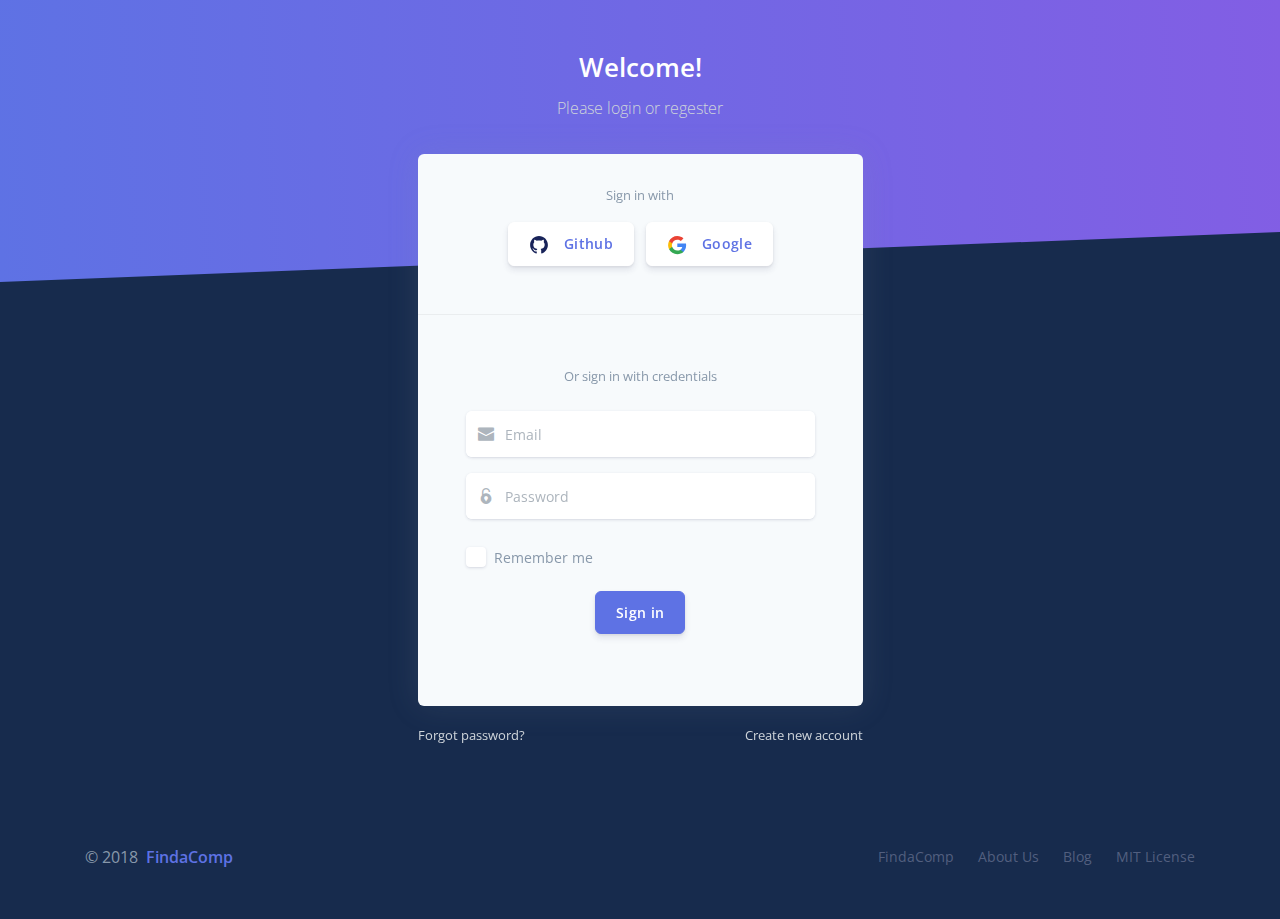
<file: index.html>
<!DOCTYPE html>
<html lang="en">

<head>
  <meta charset="utf-8" />
  <meta name="viewport" content="width=device-width, initial-scale=1, shrink-to-fit=no">
  <title>
    FindaComp
  </title>
  <!-- Favicon -->
  <link href="assets/img/brand/favicon.png" rel="icon" type="image/png">
  <!-- Fonts -->
  <link href="https://fonts.googleapis.com/css?family=Open+Sans:300,400,600,700" rel="stylesheet">
  <!-- Icons -->
  <link href="assets/js/plugins/nucleo/css/nucleo.css" rel="stylesheet" />
  <link href="assets/js/plugins/@fortawesome/fontawesome-free/css/all.min.css" rel="stylesheet" />
  <!-- CSS Files -->
  <link href="assets/css/argon-dashboard.css?v=1.1.1" rel="stylesheet" />
  <link rel="stylesheet" href="login/signin.css">
</head>

<body class="bg-default">
  <div class="main-content">
    <!-- Header -->
    <div class="header bg-gradient-primary py-7 py-lg-5">
      <div class="container">
        <div class="header-body text-center mb-7">
          <div class="row justify-content-center">
            <div class="col-lg-5 col-md-6">
              <h1 class="text-white">Welcome!</h1>
              <p class="text-lead text-light">Please login or regester</p>
            </div>
          </div>
        </div>
      </div>
      <div class="separator separator-bottom separator-skew zindex-100">
        <svg x="0" y="0" viewBox="0 0 2560 100" preserveAspectRatio="none" version="1.1" xmlns="http://www.w3.org/2000/svg">
          <polygon class="fill-default" points="2560 0 2560 100 0 100"></polygon>
        </svg>
      </div>
    </div>
    <!-- Page content -->
    <div class="container mt--8 pb-5">
      <div class="row justify-content-center">
        <div class="col-lg-5 col-md-7">
          <div class="card bg-secondary shadow border-0">
            <div class="card-header bg-transparent pb-5">
              <div class="text-muted text-center mt-2 mb-3"><small>Sign in with</small></div>
              <div class="btn-wrapper text-center">
                <a href="#" class="btn btn-neutral btn-icon">
                  <span class="btn-inner--icon"><img src="assets/img/icons/common/github.svg"></span>
                  <span class="btn-inner--text">Github</span>
                </a>
                <a href="#" class="btn btn-neutral btn-icon">
                  <span class="btn-inner--icon"><img src="assets/img/icons/common/google.svg"></span>
                  <span class="btn-inner--text">Google</span>
                </a>
              </div>
            </div>
            <div class="card-body px-lg-5 py-lg-5">
              <div class="text-center text-muted mb-4">
                <small>Or sign in with credentials</small>
              </div>
              <form role="form">
                <div class="form-group mb-3">
                  <div class="input-group input-group-alternative">
                    <div class="input-group-prepend">
                      <span class="input-group-text"><i class="ni ni-email-83"></i></span>
                    </div>
                    <input class="form-control email" placeholder="Email" type="email">
                  </div>
                </div>
                <div class="form-group">
                  <div class="input-group input-group-alternative">
                    <div class="input-group-prepend">
                      <span class="input-group-text"><i class="ni ni-lock-circle-open"></i></span>
                    </div>
                    <input class="form-control password" placeholder="Password" type="password">
                  </div>
                </div>
                <div class="custom-control custom-control-alternative custom-checkbox">
                  <input class="custom-control-input" id=" customCheckLogin" type="checkbox">
                  <label class="custom-control-label" for=" customCheckLogin">
                    <span class="text-muted">Remember me</span>
                  </label>
                </div>
                <div class="text-center">
                  <button type="button" class="btn btn-primary my-4" onclick="checkLogin()">Sign in </button>
                </div>
              </form>
            </div>
          </div>
          <div class="row mt-3">
            <div class="col-6">
              <a href="#" class="text-light"><small>Forgot password?</small></a>
            </div>
            <div class="col-6 text-right">
              <a href="#" class="text-light"><small>Create new account</small></a>
            </div>
          </div>
        </div>
      </div>
    </div>
    <footer class="py-5">
      <div class="container">
        <div class="row align-items-center justify-content-xl-between">
          <div class="col-xl-6">
            <div class="copyright text-center text-xl-left text-muted">
              © 2018 <a href="https://www.creative-tim.com" class="font-weight-bold ml-1" target="_blank">FindaComp</a>
            </div>
          </div>
          <div class="col-xl-6">
            <ul class="nav nav-footer justify-content-center justify-content-xl-end">
              <li class="nav-item">
                <a href="" class="nav-link" target="_blank">FindaComp</a>
              </li>
              <li class="nav-item">
                <a href="n" class="nav-link" target="_blank">About Us</a>
              </li>
              <li class="nav-item">
                <a href="" class="nav-link" target="_blank">Blog</a>
              </li>
              <li class="nav-item">
                <a href="https://github.com/creativetimofficial/argon-dashboard/blob/master/LICENSE.md" class="nav-link" target="_blank">MIT License</a>
              </li>
            </ul>
          </div>
        </div>
      </div>
    </footer>
  </div>

  
  <!--   Core   -->
  <script src="assets/js/plugins/jquery/dist/jquery.min.js"></script>
  <script src="assets/js/plugins/bootstrap/dist/js/bootstrap.bundle.min.js"></script>
  <script src="login/signin.js"></script>
  <!--   Optional JS   -->
  <!--   Argon JS   -->
  <script src="assets/js/argon-dashboard.min.js?v=1.1.1"></script>
  <script src="https://cdn.trackjs.com/agent/v3/latest/t.js"></script>
  <script>
    window.TrackJS &&
      TrackJS.install({
        token: "ee6fab19c5a04ac1a32a645abde4613a",
        application: "argon-dashboard-free"
      });
  </script>
</body>

</html>
</file>
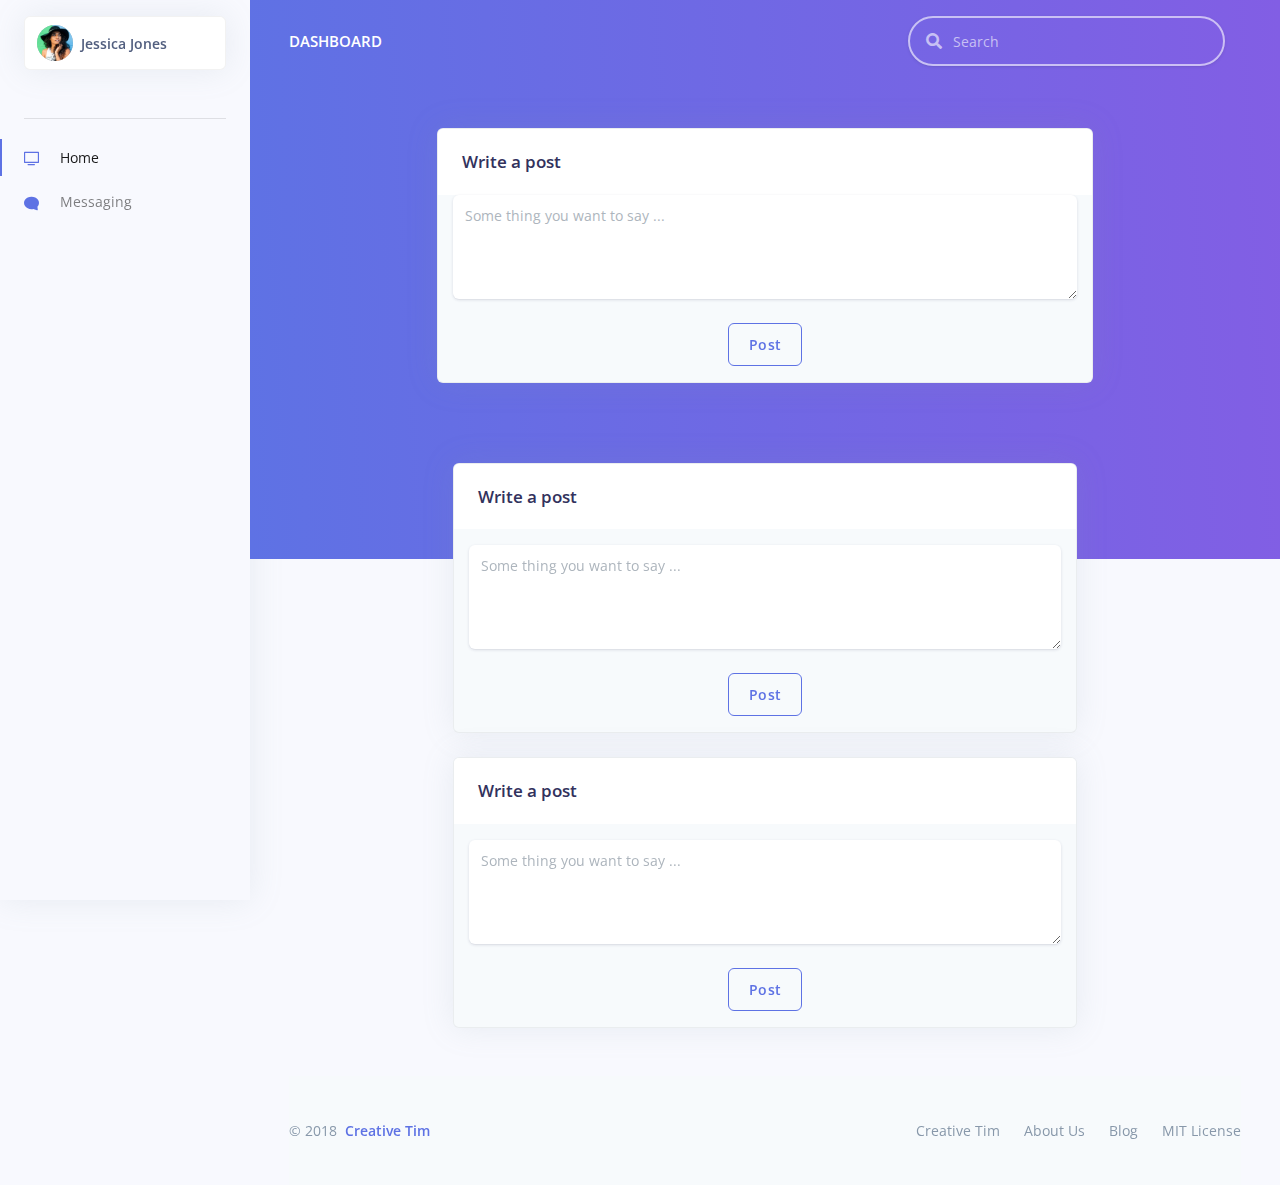
<file: dashboard/rep/index.html>
<!DOCTYPE html>
<html lang="en">

<head>
  <meta charset="utf-8" />
  <meta name="viewport" content="width=device-width, initial-scale=1, shrink-to-fit=no">
  <title>
    Argon Dashboard - Free Dashboard for Bootstrap 4 by Creative Tim
  </title>
  <!-- Favicon -->
  <link href=".../../assets/" rel="icon" type="image/png">
  <!-- Fonts -->
  <link href="https://fonts.googleapis.com/css?family=Open+Sans:300,400,600,700" rel="stylesheet">
  <!-- Icons -->
  <link href="../../assets/js/plugins/nucleo/css/nucleo.css" rel="stylesheet" />
  <link href="../../assets/js/plugins/@fortawesome/fontawesome-free/css/all.min.css" rel="stylesheet" />
  <!-- CSS Files -->
  <link href="../../assets/css/argon-dashboard.css?v=1.1.1" rel="stylesheet" />
  <link rel="stylesheet" href="dashboard.css">
</head>

<body class="">

  <nav class="sidebar navbar navbar-vertical fixed-left navbar-expand-md navbar-light bg-black" id="sidenav-main">
    <div class="container-fluid">
      <!-- Toggler -->
      <button class="navbar-toggler" type="button" data-toggle="collapse" data-target="#sidenav-collapse-main"
        aria-controls="sidenav-main" aria-expanded="false" aria-label="Toggle navigation">
        <span class="navbar-toggler-icon"></span>
      </button>
      <!-- Profile-->



      <a class="nav-link pt-2 pb-2 card shadow" onclick="navAction()" data-toggle="modal" data-target="#modal-form">
        <div class="media align-items-center">
          <span class="avatar avatar-sm rounded-circle">
            <img alt="Image placeholder" src="../../assets/img/theme/team-4-800x800.jpg">
          </span>
          <div class="media-body ml-2 d-none d-lg-block">
            <span class="mb-0 text-sm  font-weight-bold">Jessica Jones</span>
          </div>
        </div>
      </a>



      <!-- Collapse -->
      <div class="collapse navbar-collapse" id="sidenav-collapse-main">
        <hr class="my-3">
        <!-- Collapse header -->
        <div class="navbar-collapse-header d-md-none">
          <div class="row">
            <div class="col-6 collapse-brand">
              <a href="./index.html">
                <img src="../../assets/img/brand/blue.png">
              </a>
            </div>
            <div class="col-6 collapse-close">
              <button type="button" class="navbar-toggler" data-toggle="collapse" data-target="#sidenav-collapse-main"
                aria-controls="sidenav-main" aria-expanded="false" aria-label="Toggle sidenav">
                <span></span>
                <span></span>
              </button>
            </div>
          </div>
        </div>
        <!-- Form -->
        <form class="mt-4 mb-3 d-md-none">
          <div class="input-group input-group-rounded input-group-merge">
            <input type="search" class="form-control form-control-rounded form-control-prepended" placeholder="Search"
              aria-label="Search">
            <div class="input-group-prepend">
              <div class="input-group-text">
                <span class="fa fa-search"></span>
              </div>
            </div>
          </div>
        </form>
        <!-- Navigation -->
        <ul class="navbar-nav">
          <li class="nav-item  active ">
            <a class="nav-link  active " href="./index.html">
              <i class="ni ni-tv-2 text-primary"></i> Home
            </a>
          </li>
          <li class="nav-item ">
            <a class="nav-link  " href="./index.html">
              <i class="ni ni-chat-round text-primary"></i> Messaging
            </a>
          </li>

        </ul>

      </div>



    </div>
  </nav>

  <div class="main-content main">
    <!-- Navbar -->
    <nav class="navbar navbar-top navbar-expand-md navbar-dark" id="navbar-main">
      <div class="container-fluid">
        <!-- Brand -->
        <a class="h4 mb-0 text-white text-uppercase d-none d-lg-inline-block" href="./index.html">Dashboard</a>
        <!-- Form -->
        <form class="navbar-search navbar-search-dark form-inline mr-3 d-none d-md-flex ml-lg-auto">
          <div class="form-group mb-0">
            <div class="input-group input-group-alternative">
              <div class="input-group-prepend">
                <span class="input-group-text"><i class="fas fa-search"></i></span>
              </div>
              <input class="form-control" placeholder="Search" type="text">
            </div>
          </div>
        </form>
        <!-- User -->


      </div>
    </nav>
    <!-- End Navbar -->

    <!-- Header -->
    <div class="header bg-gradient-primary pb-8 pt-5 pt-md-8">


      <!-- Write a post -->
      <div class="col-md-8 col-md-offset-4  mb-5 col-centered">
        <div class="card bg-secondary shadow">
          <div class="card-header bg-white border-0">
            <div class="row align-items-center">
              <div class="col-12">
                <h3 class="mb-0">Write a post</h3>
              </div>
            </div>
          </div>
          <form>
            <!-- Post body -->
            <div class="col-md-12">
              <div class="form-group focused">
                <textarea rows="4" class="form-control form-control-alternative"
                  placeholder="Some thing you want to say ..."></textarea>
              </div>
              <div class="text-center pb-3">
                <button type="button" class="btn btn-outline-primary">Post</button>

              </div>
            </div>

          </form>

        </div>
      </div>


    </div>



    <div class="container-fluid mt--7">
      <div class="row">
        <div class="col-md-8 col-md-offset-4  mb-4 col-centered">
          <div class="card bg-secondary shadow">
            <div class="card-header bg-white border-0">
              <div class="row align-items-center">
                <div class="col-12">
                  <h3 class="mb-0">Write a post</h3>
                </div>
              </div>
            </div>
            <div class="card-body p-0 pt-3">
              <form>
                <!-- Post body -->
                <div class="col-md-12">
                  <div class="form-group focused">
                    <textarea rows="4" class="form-control form-control-alternative"
                      placeholder="Some thing you want to say ..."></textarea>
                  </div>
                  <div class="text-center pb-3">
                    <button type="button" class="btn btn-outline-primary">Post</button>

                  </div>
                </div>

              </form>
            </div>
          </div>
        </div>
        <div class="col-md-8 col-md-offset-4  mb-5 col-centered">
          <div class="card bg-secondary shadow">
            <div class="card-header bg-white border-0">
              <div class="row align-items-center">
                <div class="col-12">
                  <h3 class="mb-0">Write a post</h3>
                </div>
              </div>
            </div>
            <div class="card-body p-0 pt-3">
              <form>
                <!-- Post body -->
                <div class="col-md-12">
                  <div class="form-group focused">
                    <textarea rows="4" class="form-control form-control-alternative"
                      placeholder="Some thing you want to say ..."></textarea>
                  </div>
                  <div class="text-center pb-3">
                    <button type="button" class="btn btn-outline-primary">Post</button>

                  </div>
                </div>

              </form>
            </div>
          </div>
        </div>
      </div>
      <!-- Footer -->
      <footer class="footer">
        <div class="row align-items-center justify-content-xl-between">
          <div class="col-xl-6">
            <div class="copyright text-center text-xl-left text-muted">
              © 2018 <a href="https://www.creative-tim.com" class="font-weight-bold ml-1" target="_blank">Creative
                Tim</a>
            </div>
          </div>
          <div class="col-xl-6">
            <ul class="nav nav-footer justify-content-center justify-content-xl-end">
              <li class="nav-item">
                <a href="https://www.creative-tim.com" class="nav-link" target="_blank">Creative Tim</a>
              </li>
              <li class="nav-item">
                <a href="https://www.creative-tim.com/presentation" class="nav-link" target="_blank">About Us</a>
              </li>
              <li class="nav-item">
                <a href="http://blog.creative-tim.com" class="nav-link" target="_blank">Blog</a>
              </li>
              <li class="nav-item">
                <a href="https://github.com/creativetimofficial/argon-dashboard/blob/master/LICENSE.md" class="nav-link"
                  target="_blank">MIT License</a>
              </li>
            </ul>
          </div>
        </div>
      </footer>
    </div>
    <!-- END Footer -->



    <!-- user profile modal -->
    <div class="modal fade" id="modal-form" tabindex="-1" role="dialog" aria-labelledby="modal-form" aria-hidden="true"
      style="display: none;">
      <div class="modal-dialog modal-dialog-centered modal-lg pt-5" role="document">
        <div class="modal-content">
          <div class="modal-body p-0">
            <div class="card card-profile shadow">
              <div class="row justify-content-center">
                <div class="col-lg-3 order-lg-2">
                  <div class="card-profile-image">
                    <a href="#">
                      <img src="../../assets/img/theme/team-4-800x800.jpg" class="rounded-circle">
                    </a>
                  </div>
                </div>
              </div>
              <div class="card-header text-center border-0 pt-8 pt-md-4 pb-0 pb-md-4">
                <div class="d-flex justify-content-between">
                  <a href="#" class="btn btn-sm btn-info mr-4">Connect</a>
                  <a href="#" class="btn btn-sm btn-default float-right">Message</a>
                </div>
              </div>
              <div class="card-body pt-0 pt-md-4">
                <div class="row">
                  <div class="col">
                    <div class="card-profile-stats d-flex justify-content-center mt-md-5">
                      <div>
                        <span class="heading">22</span>
                        <span class="description">Friends</span>
                      </div>
                      <div>
                        <span class="heading">10</span>
                        <span class="description">Photos</span>
                      </div>
                      <div>
                        <span class="heading">89</span>
                        <span class="description">Comments</span>
                      </div>
                    </div>
                  </div>
                </div>

              </div>

              <div class="card-body">
                <form>
                  <h6 class="heading-small text-muted mb-4">User information</h6>
                  <div class="pl-lg-4">
                    <div class="row">
                      <div class="col-lg-6">
                        <div class="form-group focused">
                          <label class="form-control-label" for="input-username">Username</label>
                          <input type="text" id="input-username" class="form-control form-control-alternative"
                            placeholder="Username" value="lucky.jesse">
                        </div>
                      </div>
                      <div class="col-lg-6">
                        <div class="form-group">
                          <label class="form-control-label" for="input-email">Email address</label>
                          <input type="email" id="input-email" class="form-control form-control-alternative"
                            placeholder="jesse@example.com">
                        </div>
                      </div>
                    </div>
                    <div class="row">
                      <div class="col-lg-6">
                        <div class="form-group focused">
                          <label class="form-control-label" for="input-first-name">First name</label>
                          <input type="text" id="input-first-name" class="form-control form-control-alternative"
                            placeholder="First name" value="Lucky">
                        </div>
                      </div>
                      <div class="col-lg-6">
                        <div class="form-group focused">
                          <label class="form-control-label" for="input-last-name">Last name</label>
                          <input type="text" id="input-last-name" class="form-control form-control-alternative"
                            placeholder="Last name" value="Jesse">
                        </div>
                      </div>
                    </div>
                  </div>
                  <hr class="my-4">
                  <!-- Address -->
                  <h6 class="heading-small text-muted mb-4">Contact information</h6>
                  <div class="pl-lg-4">
                    <div class="row">
                      <div class="col-md-12">
                        <div class="form-group focused">
                          <label class="form-control-label" for="input-address">Address</label>
                          <input id="input-address" class="form-control form-control-alternative"
                            placeholder="Home Address" value="Bld Mihail Kogalniceanu, nr. 8 Bl 1, Sc 1, Ap 09"
                            type="text">
                        </div>
                      </div>
                    </div>
                    <div class="row">
                      <div class="col-lg-4">
                        <div class="form-group focused">
                          <label class="form-control-label" for="input-city">City</label>
                          <input type="text" id="input-city" class="form-control form-control-alternative"
                            placeholder="City" value="New York">
                        </div>
                      </div>
                      <div class="col-lg-4">
                        <div class="form-group focused">
                          <label class="form-control-label" for="input-country">Country</label>
                          <input type="text" id="input-country" class="form-control form-control-alternative"
                            placeholder="Country" value="United States">

                        </div>
                      </div>
                      <div class="col-lg-4">
                        <div class="form-group">
                          <label class="form-control-label" for="input-country">Postal code</label>
                          <input type="number" id="input-postal-code" class="form-control form-control-alternative"
                            placeholder="Postal code">
                        </div>
                      </div>
                    </div>


                  </div>
                  <div class="text-center">
                    <button type="button" class="btn btn-primary">Change info</button>
                  </div>
                </form>
              </div>
            </div>


          </div>
        </div>



      </div>

    </div>
    <!-- END user profile modal END-->

  </div>
  <!-- END MAIN -->

  <!--   Core   -->
  <script src="../../assets/js/plugins/jquery/dist/jquery.min.js"></script>
  <script src="../../assets/js/plugins/bootstrap/dist/js/bootstrap.bundle.min.js"></script>
  <!--   Optional JS   -->
  <script src="../../assets/js/plugins/chart.js/dist/Chart.min.js"></script>
  <script src="../../assets/js/plugins/chart.js/dist/Chart.extension.js"></script>
  <!--   Argon JS   -->
  <script src="../../assets/js/argon-dashboard.min.js?v=1.1.1"></script>
  <script src="https://cdn.trackjs.com/agent/v3/latest/t.js"></script>
  <script src="dashboard.js"></script>
  <script>
    window.TrackJS &&
      TrackJS.install({
        token: "ee6fab19c5a04ac1a32a645abde4613a",
        application: "argon-dashboard-free"
      });
  </script>
</body>

</html>
</file>
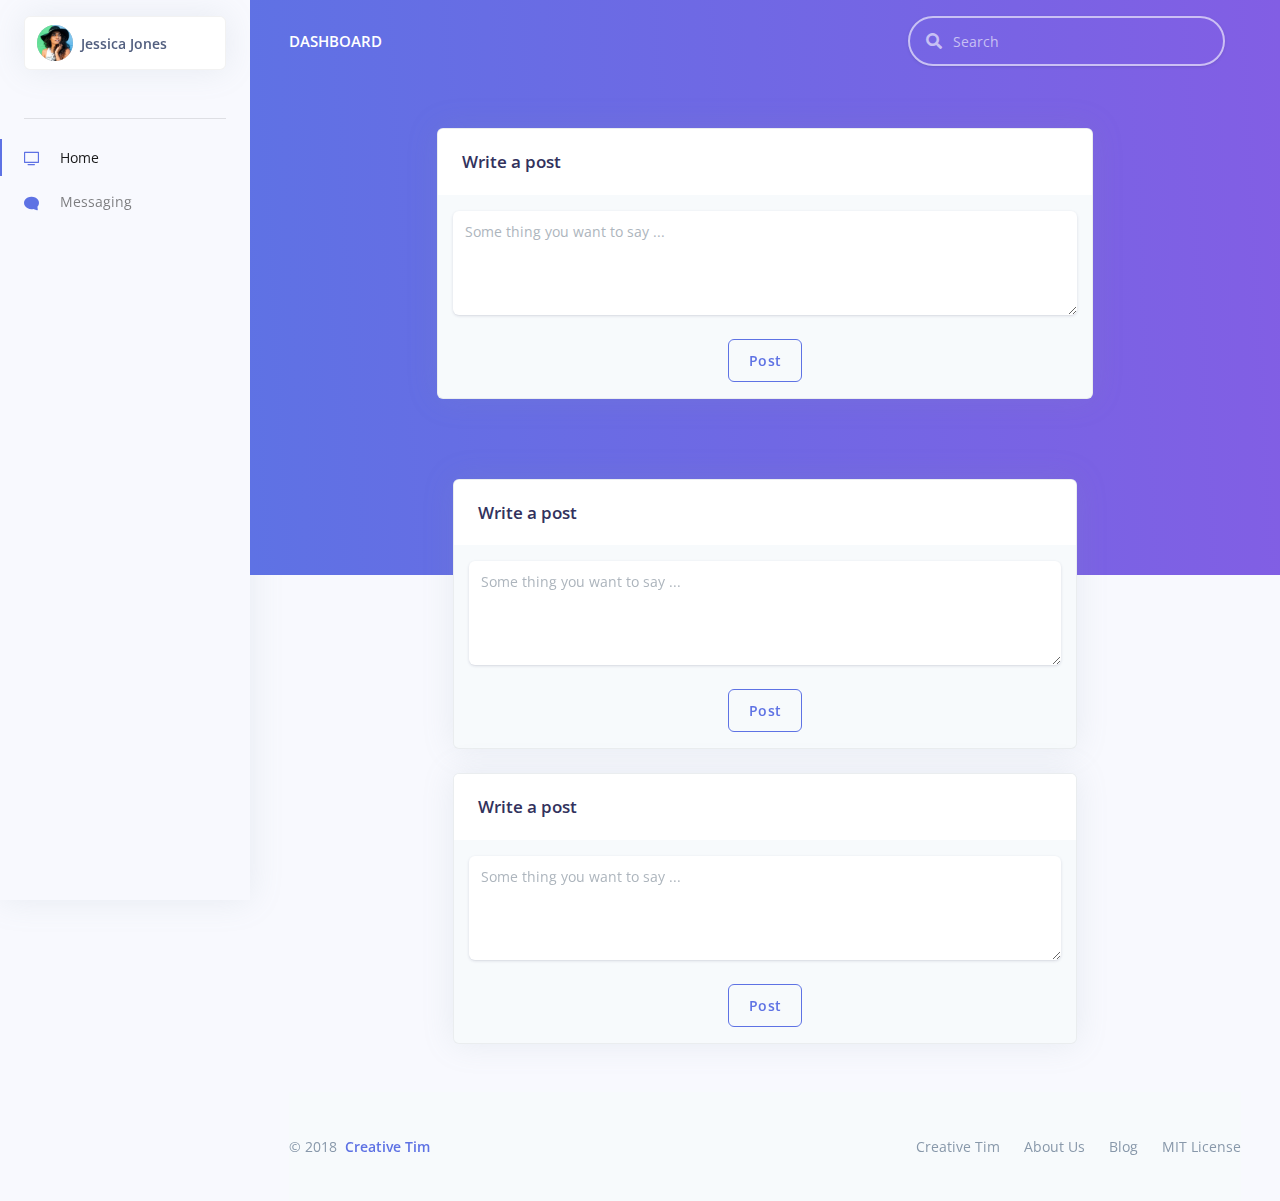
<file: dashboard/user/index.html>
<!DOCTYPE html>
<html lang="en">

<head>
  <meta charset="utf-8" />
  <meta name="viewport" content="width=device-width, initial-scale=1, shrink-to-fit=no">
  <title>
    Argon Dashboard - Free Dashboard for Bootstrap 4 by Creative Tim
  </title>
  <!-- Favicon -->
  <link href=".../../assets/" rel="icon" type="image/png">
  <!-- Fonts -->
  <link href="https://fonts.googleapis.com/css?family=Open+Sans:300,400,600,700" rel="stylesheet">
  <!-- Icons -->
  <link href="../../assets/js/plugins/nucleo/css/nucleo.css" rel="stylesheet" />
  <link href="../../assets/js/plugins/@fortawesome/fontawesome-free/css/all.min.css" rel="stylesheet" />
  <!-- CSS Files -->
  <link href="../../assets/css/argon-dashboard.css?v=1.1.1" rel="stylesheet" />
  <link rel="stylesheet" href="dashboard.css">
</head>

<body class="">

  <nav class="sidebar navbar navbar-vertical fixed-left navbar-expand-md navbar-light bg-black" id="sidenav-main">
    <div class="container-fluid">
      <!-- Toggler -->
      <button class="navbar-toggler" type="button" data-toggle="collapse" data-target="#sidenav-collapse-main"
        aria-controls="sidenav-main" aria-expanded="false" aria-label="Toggle navigation">
        <span class="navbar-toggler-icon"></span>
      </button>
      <!-- Profile-->



      <a class="nav-link pt-2 pb-2 card shadow" onclick="navAction()" data-toggle="modal" data-target="#modal-form">
        <div class="media align-items-center">
          <span class="avatar avatar-sm rounded-circle">
            <img alt="Image placeholder" src="../../assets/img/theme/team-4-800x800.jpg">
          </span>
          <div class="media-body ml-2 d-none d-lg-block">
            <span class="mb-0 text-sm  font-weight-bold">Jessica Jones</span>
          </div>
        </div>
      </a>



      <!-- Collapse -->
      <div class="collapse navbar-collapse" id="sidenav-collapse-main">
        <hr class="my-3">
        <!-- Collapse header -->
        <div class="navbar-collapse-header d-md-none">
          <div class="row">
            <div class="col-6 collapse-brand">
              <a href="./index.html">
                <img src="../../assets/img/brand/blue.png">
              </a>
            </div>
            <div class="col-6 collapse-close">
              <button type="button" class="navbar-toggler" data-toggle="collapse" data-target="#sidenav-collapse-main"
                aria-controls="sidenav-main" aria-expanded="false" aria-label="Toggle sidenav">
                <span></span>
                <span></span>
              </button>
            </div>
          </div>
        </div>
        <!-- Form -->
        <form class="mt-4 mb-3 d-md-none">
          <div class="input-group input-group-rounded input-group-merge">
            <input type="search" class="form-control form-control-rounded form-control-prepended" placeholder="Search"
              aria-label="Search">
            <div class="input-group-prepend">
              <div class="input-group-text">
                <span class="fa fa-search"></span>
              </div>
            </div>
          </div>
        </form>
        <!-- Navigation -->
        <ul class="navbar-nav">
          <li class="nav-item  active ">
            <a class="nav-link  active " href="./index.html">
              <i class="ni ni-tv-2 text-primary"></i> Home
            </a>
          </li>
          <li class="nav-item ">
            <a class="nav-link  " href="./index.html">
              <i class="ni ni-chat-round text-primary"></i> Messaging
            </a>
          </li>

        </ul>

      </div>



    </div>
  </nav>

  <div class="main-content main">
    <!-- Navbar -->
    <nav class="navbar navbar-top navbar-expand-md navbar-dark" id="navbar-main">
      <div class="container-fluid">
        <!-- Brand -->
        <a class="h4 mb-0 text-white text-uppercase d-none d-lg-inline-block" href="./index.html">Dashboard</a>
        <!-- Form -->
        <form class="navbar-search navbar-search-dark form-inline mr-3 d-none d-md-flex ml-lg-auto">
          <div class="form-group mb-0">
            <div class="input-group input-group-alternative">
              <div class="input-group-prepend">
                <span class="input-group-text"><i class="fas fa-search"></i></span>
              </div>
              <input class="form-control" placeholder="Search" type="text">
            </div>
          </div>
        </form>
        <!-- User -->


      </div>
    </nav>
    <!-- End Navbar -->

    <!-- Header -->
    <div class="header bg-gradient-primary pb-8 pt-5 pt-md-8">


      <!-- Write a post -->
      <div class="col-md-8 col-md-offset-4  mb-5 col-centered">
        <div class="card bg-secondary shadow">
          <div class="card-header bg-white border-0">
            <div class="row align-items-center">
              <div class="col-12">
                <h3 class="mb-0">Write a post</h3>
              </div>
            </div>
          </div>
          <div class="card-body p-0 pt-3">
            <form>
              <!-- Post body -->
              <div class="col-md-12">
                <div class="form-group focused">
                  <textarea rows="4" class="form-control form-control-alternative"
                    placeholder="Some thing you want to say ..."></textarea>
                </div>
                <div class="text-center pb-3">
                  <button type="button" class="btn btn-outline-primary">Post</button>

                </div>
              </div>

            </form>
          </div>
        </div>
      </div>


    </div>
    <div class="container-fluid mt--7">
      <div class="row">
          <div class="col-md-8 col-md-offset-4  mb-4 col-centered">
              <div class="card bg-secondary shadow">
                <div class="card-header bg-white border-0">
                  <div class="row align-items-center">
                    <div class="col-12">
                      <h3 class="mb-0">Write a post</h3>
                    </div>
                  </div>
                </div>
                <div class="card-body p-0 pt-3">
                  <form>
                    <!-- Post body -->
                    <div class="col-md-12">
                      <div class="form-group focused">
                        <textarea rows="4" class="form-control form-control-alternative"
                          placeholder="Some thing you want to say ..."></textarea>
                      </div>
                      <div class="text-center pb-3">
                        <button type="button" class="btn btn-outline-primary">Post</button>
      
                      </div>
                    </div>
      
                  </form>
                </div>
              </div>
            </div>
            <div class="col-md-8 col-md-offset-4  mb-5 col-centered">
                <div class="card bg-secondary shadow">
                  <div class="card-header bg-white border-0">
                    <div class="row align-items-center">
                      <div class="col-12">
                        <h3 class="mb-0">Write a post</h3>
                      </div>
                    </div>
                  </div>
                  <div class="card-body p-0 pt-3">
                    <form>
                      <!-- Post body -->
                      <div class="col-md-12">
                        <div class="form-group focused">
                          <textarea rows="4" class="form-control form-control-alternative"
                            placeholder="Some thing you want to say ..."></textarea>
                        </div>
                        <div class="text-center pb-3">
                          <button type="button" class="btn btn-outline-primary">Post</button>
        
                        </div>
                      </div>
        
                    </form>
                  </div>
                </div>
              </div>
      </div>
      <!-- Footer -->
      <footer class="footer">
        <div class="row align-items-center justify-content-xl-between">
          <div class="col-xl-6">
            <div class="copyright text-center text-xl-left text-muted">
              © 2018 <a href="https://www.creative-tim.com" class="font-weight-bold ml-1" target="_blank">Creative Tim</a>
            </div>
          </div>
          <div class="col-xl-6">
            <ul class="nav nav-footer justify-content-center justify-content-xl-end">
              <li class="nav-item">
                <a href="https://www.creative-tim.com" class="nav-link" target="_blank">Creative Tim</a>
              </li>
              <li class="nav-item">
                <a href="https://www.creative-tim.com/presentation" class="nav-link" target="_blank">About Us</a>
              </li>
              <li class="nav-item">
                <a href="http://blog.creative-tim.com" class="nav-link" target="_blank">Blog</a>
              </li>
              <li class="nav-item">
                <a href="https://github.com/creativetimofficial/argon-dashboard/blob/master/LICENSE.md" class="nav-link" target="_blank">MIT License</a>
              </li>
            </ul>
          </div>
        </div>
      </footer>
    </div>
    


    <!-- user profile modal -->
    <div class="modal fade" id="modal-form" tabindex="-1" role="dialog" aria-labelledby="modal-form" aria-hidden="true"
      style="display: none;">
      <div class="modal-dialog modal-dialog-centered modal-lg pt-5" role="document">
        <div class="modal-content">
          <div class="modal-body p-0">
            <div class="card card-profile shadow">
              <div class="row justify-content-center">
                <div class="col-lg-3 order-lg-2">
                  <div class="card-profile-image">
                    <a href="#">
                      <img src="../../assets/img/theme/team-4-800x800.jpg" class="rounded-circle">
                    </a>
                  </div>
                </div>
              </div>
              <div class="card-header text-center border-0 pt-8 pt-md-4 pb-0 pb-md-4">
                <div class="d-flex justify-content-between">
                  <a href="#" class="btn btn-sm btn-info mr-4">Connect</a>
                  <a href="#" class="btn btn-sm btn-default float-right">Message</a>
                </div>
              </div>
              <div class="card-body pt-0 pt-md-4">
                <div class="row">
                  <div class="col">
                    <div class="card-profile-stats d-flex justify-content-center mt-md-5">
                      <div>
                        <span class="heading">22</span>
                        <span class="description">Friends</span>
                      </div>
                      <div>
                        <span class="heading">10</span>
                        <span class="description">Photos</span>
                      </div>
                      <div>
                        <span class="heading">89</span>
                        <span class="description">Comments</span>
                      </div>
                    </div>
                  </div>
                </div>

              </div>

              <div class="card-body">
                <form>
                  <h6 class="heading-small text-muted mb-4">User information</h6>
                  <div class="pl-lg-4">
                    <div class="row">
                      <div class="col-lg-6">
                        <div class="form-group focused">
                          <label class="form-control-label" for="input-username">Username</label>
                          <input type="text" id="input-username" class="form-control form-control-alternative"
                            placeholder="Username" value="lucky.jesse">
                        </div>
                      </div>
                      <div class="col-lg-6">
                        <div class="form-group">
                          <label class="form-control-label" for="input-email">Email address</label>
                          <input type="email" id="input-email" class="form-control form-control-alternative"
                            placeholder="jesse@example.com">
                        </div>
                      </div>
                    </div>
                    <div class="row">
                      <div class="col-lg-6">
                        <div class="form-group focused">
                          <label class="form-control-label" for="input-first-name">First name</label>
                          <input type="text" id="input-first-name" class="form-control form-control-alternative"
                            placeholder="First name" value="Lucky">
                        </div>
                      </div>
                      <div class="col-lg-6">
                        <div class="form-group focused">
                          <label class="form-control-label" for="input-last-name">Last name</label>
                          <input type="text" id="input-last-name" class="form-control form-control-alternative"
                            placeholder="Last name" value="Jesse">
                        </div>
                      </div>
                    </div>
                  </div>
                  <hr class="my-4">
                  <!-- Address -->
                  <h6 class="heading-small text-muted mb-4">Contact information</h6>
                  <div class="pl-lg-4">
                    <div class="row">
                      <div class="col-md-12">
                        <div class="form-group focused">
                          <label class="form-control-label" for="input-address">Address</label>
                          <input id="input-address" class="form-control form-control-alternative"
                            placeholder="Home Address" value="Bld Mihail Kogalniceanu, nr. 8 Bl 1, Sc 1, Ap 09"
                            type="text">
                        </div>
                      </div>
                    </div>
                    <div class="row">
                      <div class="col-lg-4">
                        <div class="form-group focused">
                          <label class="form-control-label" for="input-city">City</label>
                          <input type="text" id="input-city" class="form-control form-control-alternative"
                            placeholder="City" value="New York">
                        </div>
                      </div>
                      <div class="col-lg-4">
                        <div class="form-group focused">
                          <label class="form-control-label" for="input-country">Country</label>
                          <input type="text" id="input-country" class="form-control form-control-alternative"
                            placeholder="Country" value="United States">

                        </div>
                      </div>
                      <div class="col-lg-4">
                        <div class="form-group">
                          <label class="form-control-label" for="input-country">Postal code</label>
                          <input type="number" id="input-postal-code" class="form-control form-control-alternative"
                            placeholder="Postal code">
                        </div>
                      </div>
                    </div>


                  </div>
                  <div class="text-center">
                    <button type="button" class="btn btn-primary">Change info</button>
                  </div>
                </form>
              </div>
            </div>


          </div>
        </div>



      </div>

    </div>
    <!-- END user profile modal END-->

    <!--   Core   -->
    <script src="../../assets/js/plugins/jquery/dist/jquery.min.js"></script>
    <script src="../../assets/js/plugins/bootstrap/dist/js/bootstrap.bundle.min.js"></script>
    <!--   Optional JS   -->
    <script src="../../assets/js/plugins/chart.js/dist/Chart.min.js"></script>
    <script src="../../assets/js/plugins/chart.js/dist/Chart.extension.js"></script>
    <!--   Argon JS   -->
    <script src="../../assets/js/argon-dashboard.min.js?v=1.1.1"></script>
    <script src="https://cdn.trackjs.com/agent/v3/latest/t.js"></script>
    <script src="dashboard.js"></script>
    <script>
      window.TrackJS &&
        TrackJS.install({
          token: "ee6fab19c5a04ac1a32a645abde4613a",
          application: "argon-dashboard-free"
        });
    </script>
</body>

</html>
</file>
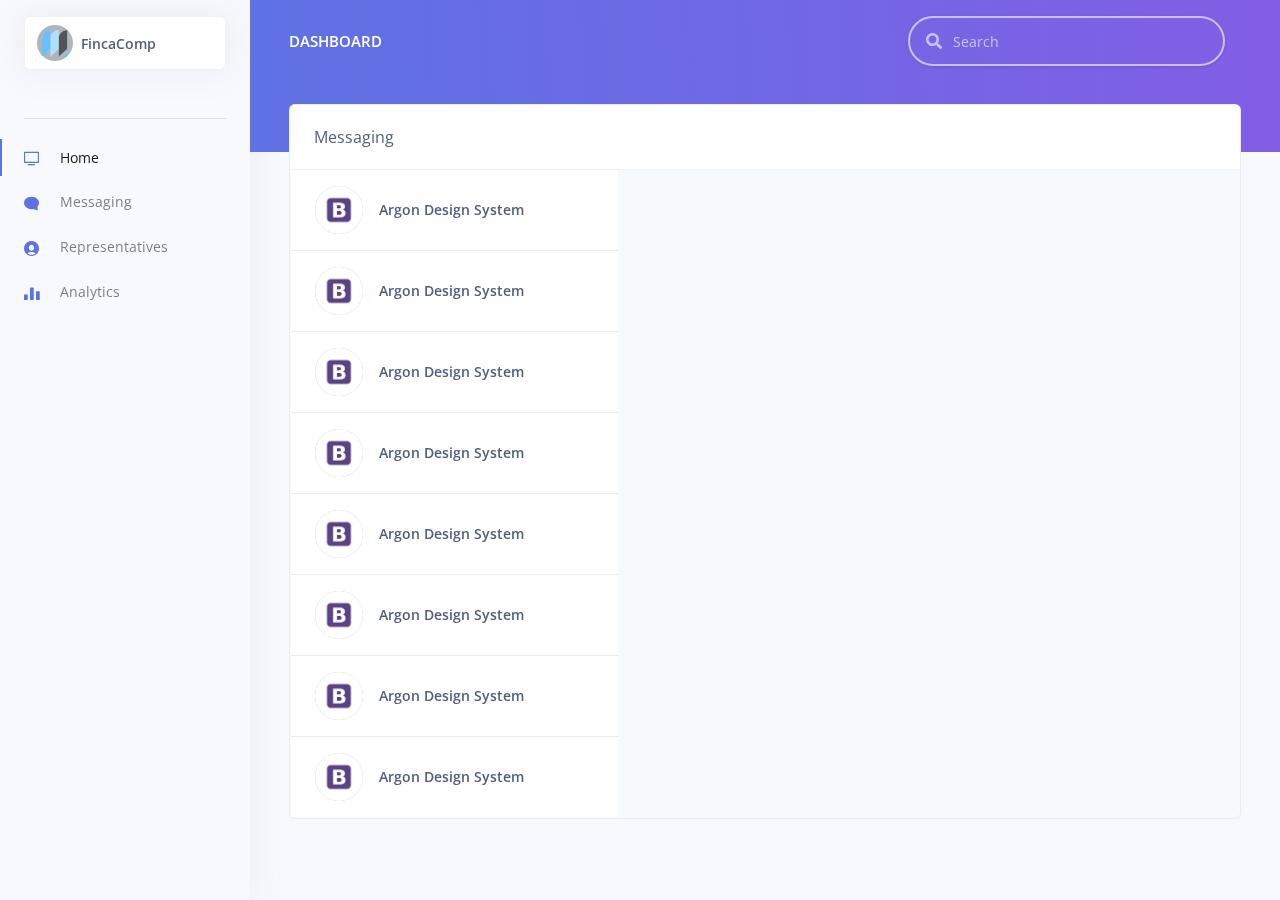
<file: dashboard/comp/messaging/index.html>
<!DOCTYPE html>
<html lang="en">

<head>
  <meta charset="utf-8" />
  <meta name="viewport" content="width=device-width, initial-scale=1, shrink-to-fit=no">
  <title>
    FindaComp
  </title>
  <!-- Favicon -->
  <link href=".../../../assets/" rel="icon" type="image/png">
  <!-- Fonts -->
  <link href="https://fonts.googleapis.com/css?family=Open+Sans:300,400,600,700" rel="stylesheet">
  <!-- Icons -->
  <link href="../../../assets/js/plugins/nucleo/css/nucleo.css" rel="stylesheet" />
  <link href="../../../assets/js/plugins/@fortawesome/fontawesome-free/css/all.min.css" rel="stylesheet" />
  <!-- CSS Files -->
  <link href="../../../assets/css/argon-dashboard.css?v=1.1.1" rel="stylesheet" />
  <link rel="stylesheet" href="dashboard.css">
</head>

<body class="">

  <nav class="sidebar navbar navbar-vertical fixed-left navbar-expand-md navbar-light bg-black" id="sidenav-main">
    <div class="container-fluid">
      <!-- Toggler -->
      <button class="navbar-toggler" type="button" data-toggle="collapse" data-target="#sidenav-collapse-main"
        aria-controls="sidenav-main" aria-expanded="false" aria-label="Toggle navigation">
        <span class="navbar-toggler-icon"></span>
      </button>
      <!-- Profile-->



      <a class="nav-link pt-2 pb-2 card shadow" onclick="navAction()" data-toggle="modal" data-target="#modal-form">
        <div class="media align-items-center">
          <span class="avatar avatar-sm rounded-circle">
            <img alt="Image placeholder" src="../../../assets/img/theme/FindaComp-transparrent-small.png">
          </span>
          <div class="media-body ml-2 d-none d-lg-block">
            <span class="mb-0 text-sm  font-weight-bold">FincaComp</span>
          </div>
        </div>
      </a>



      <!-- Collapse -->
      <div class="collapse navbar-collapse" id="sidenav-collapse-main">
        <hr class="my-3">
        <!-- Collapse header -->
        <div class="navbar-collapse-header d-md-none">
          <div class="row">
            <div class="col-6 collapse-brand">
              <a href="./index.html">
                <img src="../../../assets/img/brand/blue.png">
              </a>
            </div>
            <div class="col-6 collapse-close">
              <button type="button" class="navbar-toggler" data-toggle="collapse" data-target="#sidenav-collapse-main"
                aria-controls="sidenav-main" aria-expanded="false" aria-label="Toggle sidenav">
                <span></span>
                <span></span>
              </button>
            </div>
          </div>
        </div>
        <!-- Form -->
        <form class="mt-4 mb-3 d-md-none">
          <div class="input-group input-group-rounded input-group-merge">
            <input type="search" class="form-control form-control-rounded form-control-prepended" placeholder="Search"
              aria-label="Search">
            <div class="input-group-prepend">
              <div class="input-group-text">
                <span class="fa fa-search"></span>
              </div>
            </div>
          </div>
        </form>
        <!-- Navigation -->
        <ul class="navbar-nav">
            <li class="nav-item  active ">
              <a class="nav-link  active " href="../landing/index.html">
                <i class="ni ni-tv-2 text-primary"></i> Home
              </a>
            </li>
            <li class="nav-item ">
              <a class="nav-link " href="../messaging/index.html">
                <i class="ni ni-chat-round text-primary"></i> Messaging
              </a>
            </li>
            <li class="nav-item ">
              <a class="nav-link  " href="../representatives/index.html">
                <i class="ni ni-circle-08 text-primary"></i> Representatives
              </a>
            </li>
            <li class="nav-item ">
              <a class="nav-link  " href="../analytics/index.html">
                <i class="ni ni-chart-bar-32 text-primary"></i> Analytics
              </a>
            </li>
  
          </ul>

      </div>



    </div>
  </nav>

  <div class="main-content main">
    <!-- Navbar -->
    <nav class="navbar navbar-top navbar-expand-md navbar-dark" id="navbar-main">
      <div class="container-fluid">

        <a class="h4 mb-0 text-white text-uppercase d-none d-lg-inline-block" href="./index.html">Dashboard</a>

        <form class="navbar-search navbar-search-dark form-inline mr-3 d-none d-md-flex ml-lg-auto">
          <div class="form-group mb-0">
            <div class="input-group input-group-alternative">
              <div class="input-group-prepend">
                <span class="input-group-text"><i class="fas fa-search"></i></span>
              </div>
              <input class="form-control" placeholder="Search" type="text">
            </div>
          </div>
        </form>


      </div>
    </nav>
    <!-- END Navbar -->




    <!-- Header -->
    <div class="header bg-gradient-primary pb-8 pt-5 pt-md-4">

    </div>
    <!-- END Header -->



    <!-- Messaging -->
    <div class="container-fluid mt--5 pb-5">
      <div class="card bg-secondary">

        <div class="card-header">Messaging</div>
        <div class="card-body p-0">
          <div class="row">
            <div class="col-md-4 bg-white ml-3 p-0">

              <table class="table align-items-center table-flush">

                <tbody>
                  <tr>
                    <th scope="row">
                      <div class="media align-items-center">
                        <a href="#" class="avatar rounded-circle mr-3">
                          <img alt="Image placeholder" src="../../../assets/img/theme/bootstrap.jpg">
                        </a>
                        <div class="media-body">
                          <span class="mb-0 text-sm">Argon Design System</span>
                        </div>
                      </div>
                    </th>
                  </tr>
                  <tr>
                    <th scope="row">
                      <div class="media align-items-center">
                        <a href="#" class="avatar rounded-circle mr-3">
                          <img alt="Image placeholder" src="../../../assets/img/theme/bootstrap.jpg">
                        </a>
                        <div class="media-body">
                          <span class="mb-0 text-sm">Argon Design System</span>
                        </div>
                      </div>
                    </th>
                  </tr>
                  <tr>
                    <th scope="row">
                      <div class="media align-items-center">
                        <a href="#" class="avatar rounded-circle mr-3">
                          <img alt="Image placeholder" src="../../../assets/img/theme/bootstrap.jpg">
                        </a>
                        <div class="media-body">
                          <span class="mb-0 text-sm">Argon Design System</span>
                        </div>
                      </div>
                    </th>
                  </tr>
                  <tr>
                    <th scope="row">
                      <div class="media align-items-center">
                        <a href="#" class="avatar rounded-circle mr-3">
                          <img alt="Image placeholder" src="../../../assets/img/theme/bootstrap.jpg">
                        </a>
                        <div class="media-body">
                          <span class="mb-0 text-sm">Argon Design System</span>
                        </div>
                      </div>
                    </th>
                  </tr>
                  <tr>
                    <th scope="row">
                      <div class="media align-items-center">
                        <a href="#" class="avatar rounded-circle mr-3">
                          <img alt="Image placeholder" src="../../../assets/img/theme/bootstrap.jpg">
                        </a>
                        <div class="media-body">
                          <span class="mb-0 text-sm">Argon Design System</span>
                        </div>
                      </div>
                    </th>
                  </tr>
                  <tr>
                    <th scope="row">
                      <div class="media align-items-center">
                        <a href="#" class="avatar rounded-circle mr-3">
                          <img alt="Image placeholder" src="../../../assets/img/theme/bootstrap.jpg">
                        </a>
                        <div class="media-body">
                          <span class="mb-0 text-sm">Argon Design System</span>
                        </div>
                      </div>
                    </th>
                  </tr>
                  <tr>
                    <th scope="row">
                      <div class="media align-items-center">
                        <a href="#" class="avatar rounded-circle mr-3">
                          <img alt="Image placeholder" src="../../../assets/img/theme/bootstrap.jpg">
                        </a>
                        <div class="media-body">
                          <span class="mb-0 text-sm">Argon Design System</span>
                        </div>
                      </div>
                    </th>
                  </tr>
                  <tr>
                    <th scope="row">
                      <div class="media align-items-center">
                        <a href="#" class="avatar rounded-circle mr-3">
                          <img alt="Image placeholder" src="../../../assets/img/theme/bootstrap.jpg">
                        </a>
                        <div class="media-body">
                          <span class="mb-0 text-sm">Argon Design System</span>
                        </div>
                      </div>
                    </th>
                  </tr>

                </tbody>
              </table>
            </div>
            <div class="col-md-8">

            </div>
          </div>
        </div>
      </div>
    </div>
    <!-- END Messaging -->






  </div>



  <!-- user profile modal -->
  <div class="modal fade" id="modal-form" tabindex="-1" role="dialog" aria-labelledby="modal-form" aria-hidden="true"
    style="display: none;">
    <div class="modal-dialog modal-dialog-centered modal-lg pt-5" role="document">
      <div class="modal-content">
        <div class="modal-body p-0">
          <div class="card card-profile shadow">
            <div class="row justify-content-center">
              <div class="col-lg-3 order-lg-2">
                <div class="card-profile-image">
                  <a href="#">
                    <img src="../../../assets/img/theme/FindaComp logo.png" class="">
                  </a>
                </div>
              </div>
            </div>
            <div class="card-header text-center border-0 pt-8 pt-md-4 pb-0 pb-md-4">
              <div class="d-flex justify-content-between">
                <a href="#" class="btn btn-sm btn-info mr-4">Connect</a>
                <a href="#" class="btn btn-sm btn-default float-right">Message</a>
              </div>
            </div>
            <div class="card-body pt-0 pt-md-4">
              <div class="row">
                <div class="col">
                  <div class="card-profile-stats d-flex justify-content-center mt-md-5">
                    <div>
                      <span class="heading">22</span>
                      <span class="description">Friends</span>
                    </div>
                    <div>
                      <span class="heading">10</span>
                      <span class="description">Photos</span>
                    </div>
                    <div>
                      <span class="heading">89</span>
                      <span class="description">Comments</span>
                    </div>
                  </div>
                </div>
              </div>

            </div>

            <div class="card-body">
              <form>
                <h6 class="heading-small text-muted mb-4">User information</h6>
                <div class="pl-lg-4">
                  <div class="row">
                    <div class="col-lg-6">
                      <div class="form-group focused">
                        <label class="form-control-label" for="input-username">Username</label>
                        <input type="text" id="input-username" class="form-control form-control-alternative"
                          placeholder="Username" value="lucky.jesse">
                      </div>
                    </div>
                    <div class="col-lg-6">
                      <div class="form-group">
                        <label class="form-control-label" for="input-email">Email address</label>
                        <input type="email" id="input-email" class="form-control form-control-alternative"
                          placeholder="jesse@example.com">
                      </div>
                    </div>
                  </div>
                  <div class="row">
                    <div class="col-lg-6">
                      <div class="form-group focused">
                        <label class="form-control-label" for="input-first-name">First name</label>
                        <input type="text" id="input-first-name" class="form-control form-control-alternative"
                          placeholder="First name" value="Lucky">
                      </div>
                    </div>
                    <div class="col-lg-6">
                      <div class="form-group focused">
                        <label class="form-control-label" for="input-last-name">Last name</label>
                        <input type="text" id="input-last-name" class="form-control form-control-alternative"
                          placeholder="Last name" value="Jesse">
                      </div>
                    </div>
                  </div>
                </div>
                <hr class="my-4">
                <!-- Address -->
                <h6 class="heading-small text-muted mb-4">Contact information</h6>
                <div class="pl-lg-4">
                  <div class="row">
                    <div class="col-md-12">
                      <div class="form-group focused">
                        <label class="form-control-label" for="input-address">Address</label>
                        <input id="input-address" class="form-control form-control-alternative"
                          placeholder="Home Address" value="Bld Mihail Kogalniceanu, nr. 8 Bl 1, Sc 1, Ap 09"
                          type="text">
                      </div>
                    </div>
                  </div>
                  <div class="row">
                    <div class="col-lg-4">
                      <div class="form-group focused">
                        <label class="form-control-label" for="input-city">City</label>
                        <input type="text" id="input-city" class="form-control form-control-alternative"
                          placeholder="City" value="New York">
                      </div>
                    </div>
                    <div class="col-lg-4">
                      <div class="form-group focused">
                        <label class="form-control-label" for="input-country">Country</label>
                        <input type="text" id="input-country" class="form-control form-control-alternative"
                          placeholder="Country" value="United States">

                      </div>
                    </div>
                    <div class="col-lg-4">
                      <div class="form-group">
                        <label class="form-control-label" for="input-country">Postal code</label>
                        <input type="number" id="input-postal-code" class="form-control form-control-alternative"
                          placeholder="Postal code">
                      </div>
                    </div>
                  </div>


                </div>
                <div class="text-center">
                  <button type="button" class="btn btn-primary">Change info</button>
                </div>
              </form>
            </div>
          </div>


        </div>
      </div>



    </div>

  </div>
  <!-- END user profile modal END-->



  <!--   Core   -->
  <script src="../../../assets/js/plugins/jquery/dist/jquery.min.js"></script>
  <script src="../../../assets/js/plugins/bootstrap/dist/js/bootstrap.bundle.min.js"></script>
  <!--   Optional JS   -->
  <script src="../../../assets/js/plugins/chart.js/dist/Chart.min.js"></script>
  <script src="../../../assets/js/plugins/chart.js/dist/Chart.extension.js"></script>
  <!--   Argon JS   -->
  <script src="../../../assets/js/argon-dashboard.min.js?v=1.1.1"></script>
  <script src="https://cdn.trackjs.com/agent/v3/latest/t.js"></script>
  <script src="dashboard.js"></script>
  <script>
    window.TrackJS &&
      TrackJS.install({
        token: "ee6fab19c5a04ac1a32a645abde4613a",
        application: "argon-dashboard-free"
      });
  </script>
</body>

</html>
</file>
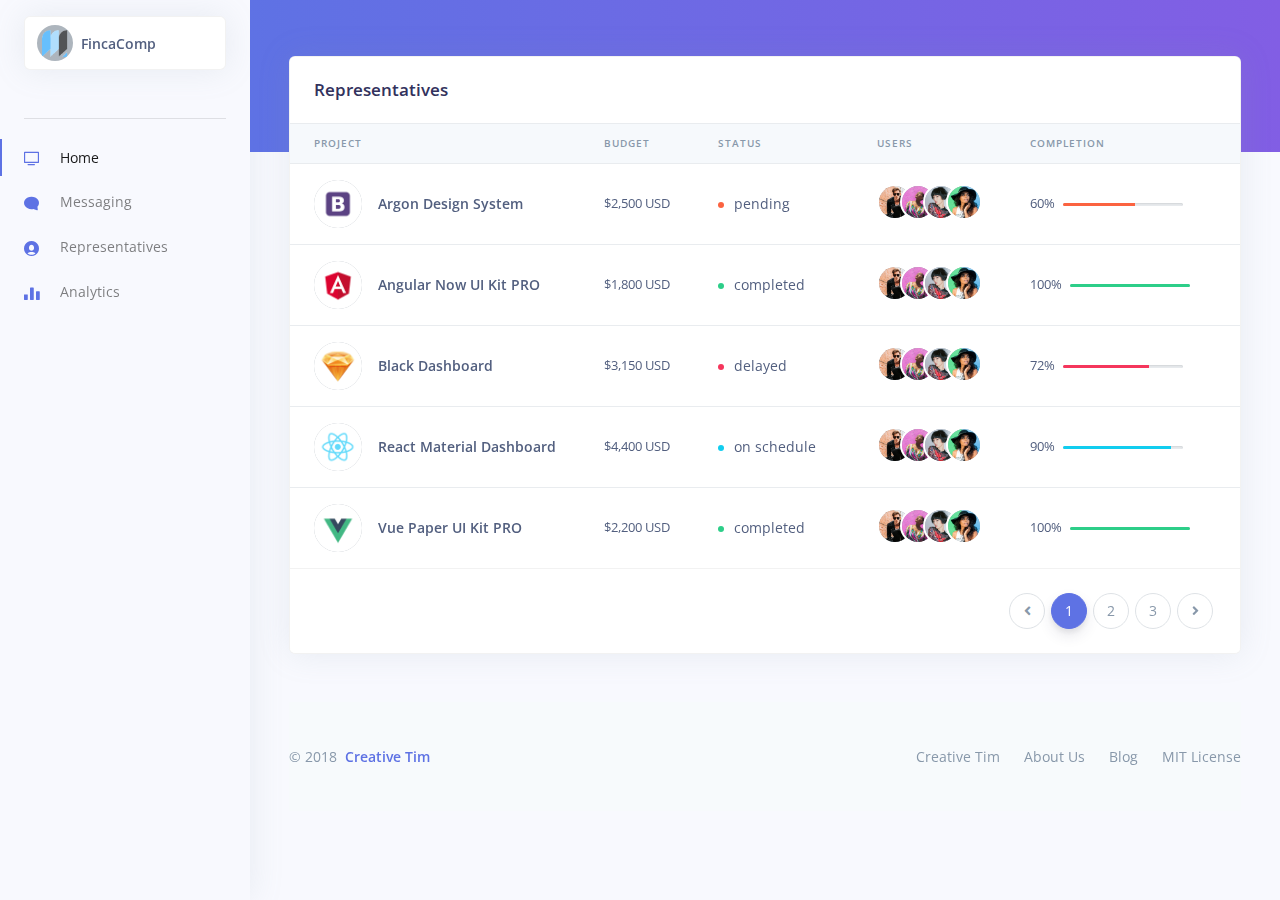
<file: dashboard/comp/representatives/index.html>
<!DOCTYPE html>
<html lang="en">

<head>
  <meta charset="utf-8" />
  <meta name="viewport" content="width=device-width, initial-scale=1, shrink-to-fit=no">
  <title>
    FindaComp
  </title>
  <!-- Favicon -->
  <link href=".../../../assets/" rel="icon" type="image/png">
  <!-- Fonts -->
  <link href="https://fonts.googleapis.com/css?family=Open+Sans:300,400,600,700" rel="stylesheet">
  <!-- Icons -->
  <link href="../../../assets/js/plugins/nucleo/css/nucleo.css" rel="stylesheet" />
  <link href="../../../assets/js/plugins/@fortawesome/fontawesome-free/css/all.min.css" rel="stylesheet" />
  <!-- CSS Files -->
  <link href="../../../assets/css/argon-dashboard.css?v=1.1.1" rel="stylesheet" />
  <link rel="stylesheet" href="dashboard.css">
</head>

<body class="">

  <nav class="sidebar navbar navbar-vertical fixed-left navbar-expand-md navbar-light bg-black" id="sidenav-main">
    <div class="container-fluid">
      <!-- Toggler -->
      <button class="navbar-toggler" type="button" data-toggle="collapse" data-target="#sidenav-collapse-main"
        aria-controls="sidenav-main" aria-expanded="false" aria-label="Toggle navigation">
        <span class="navbar-toggler-icon"></span>
      </button>
      <!-- Profile-->



      <a class="nav-link pt-2 pb-2 card shadow" onclick="navAction()" data-toggle="modal" data-target="#modal-form">
        <div class="media align-items-center">
          <span class="avatar avatar-sm rounded-circle">
            <img alt="Image placeholder" src="../../../assets/img/theme/FindaComp-transparrent-small.png">
          </span>
          <div class="media-body ml-2 d-none d-lg-block">
            <span class="mb-0 text-sm  font-weight-bold">FincaComp</span>
          </div>
        </div>
      </a>



      <!-- Collapse -->
      <div class="collapse navbar-collapse" id="sidenav-collapse-main">
        <hr class="my-3">
        <!-- Collapse header -->
        <div class="navbar-collapse-header d-md-none">
          <div class="row">
            <div class="col-6 collapse-brand">
              <a href="./index.html">
                <img src="../../../assets/img/brand/blue.png">
              </a>
            </div>
            <div class="col-6 collapse-close">
              <button type="button" class="navbar-toggler" data-toggle="collapse" data-target="#sidenav-collapse-main"
                aria-controls="sidenav-main" aria-expanded="false" aria-label="Toggle sidenav">
                <span></span>
                <span></span>
              </button>
            </div>
          </div>
        </div>
        <!-- Form -->
        <form class="mt-4 mb-3 d-md-none">
          <div class="input-group input-group-rounded input-group-merge">
            <input type="search" class="form-control form-control-rounded form-control-prepended" placeholder="Search"
              aria-label="Search">
            <div class="input-group-prepend">
              <div class="input-group-text">
                <span class="fa fa-search"></span>
              </div>
            </div>
          </div>
        </form>
        <!-- Navigation -->
        <ul class="navbar-nav">
            <li class="nav-item  active ">
              <a class="nav-link  active " href="../landing/index.html">
                <i class="ni ni-tv-2 text-primary"></i> Home
              </a>
            </li>
            <li class="nav-item ">
              <a class="nav-link " href="../messaging/index.html">
                <i class="ni ni-chat-round text-primary"></i> Messaging
              </a>
            </li>
            <li class="nav-item ">
              <a class="nav-link  " href="../representatives/index.html">
                <i class="ni ni-circle-08 text-primary"></i> Representatives
              </a>
            </li>
            <li class="nav-item ">
              <a class="nav-link  " href="../analytics/index.html">
                <i class="ni ni-chart-bar-32 text-primary"></i> Analytics
              </a>
            </li>
  
          </ul>

      </div>



    </div>
  </nav>

  <div class="main-content main">





    <!-- Header -->
    <div class="header bg-gradient-primary pb-8 pt-5 pt-md-4">



    </div>
    <!-- END Header -->



    <!-- Stats cards -->
    <div class="container-fluid mt--7">
   <div class="row">
            <div class="col">
              <div class="card shadow">
                <div class="card-header border-0">
                  <h3 class="mb-0">Representatives</h3>
                </div>
                <div class="table-responsive">
                  <table class="table align-items-center table-flush">
                    <thead class="thead-light">
                      <tr>
                        <th scope="col">Project</th>
                        <th scope="col">Budget</th>
                        <th scope="col">Status</th>
                        <th scope="col">Users</th>
                        <th scope="col">Completion</th>
                        <th scope="col"></th>
                      </tr>
                    </thead>
                    <tbody>
                      <tr>
                        <th scope="row">
                          <div class="media align-items-center">
                            <a href="#" class="avatar rounded-circle mr-3">
                              <img alt="Image placeholder" src="../../../assets/img/theme/bootstrap.jpg">
                            </a>
                            <div class="media-body">
                              <span class="mb-0 text-sm">Argon Design System</span>
                            </div>
                          </div>
                        </th>
                        <td>
                          $2,500 USD
                        </td>
                        <td>
                          <span class="badge badge-dot mr-4">
                            <i class="bg-warning"></i> pending
                          </span>
                        </td>
                        <td>
                          <div class="avatar-group">
                            <a href="#" class="avatar avatar-sm" data-toggle="tooltip" data-original-title="Ryan Tompson">
                              <img alt="Image placeholder" src="../../../assets/img/theme/team-1-800x800.jpg" class="rounded-circle">
                            </a>
                            <a href="#" class="avatar avatar-sm" data-toggle="tooltip" data-original-title="Romina Hadid">
                              <img alt="Image placeholder" src="../../../assets/img/theme/team-2-800x800.jpg" class="rounded-circle">
                            </a>
                            <a href="#" class="avatar avatar-sm" data-toggle="tooltip" data-original-title="Alexander Smith">
                              <img alt="Image placeholder" src="../../../assets/img/theme/team-3-800x800.jpg" class="rounded-circle">
                            </a>
                            <a href="#" class="avatar avatar-sm" data-toggle="tooltip" data-original-title="Jessica Doe">
                              <img alt="Image placeholder" src="../../../assets/img/theme/team-4-800x800.jpg" class="rounded-circle">
                            </a>
                          </div>
                        </td>
                        <td>
                          <div class="d-flex align-items-center">
                            <span class="mr-2">60%</span>
                            <div>
                              <div class="progress">
                                <div class="progress-bar bg-warning" role="progressbar" aria-valuenow="60" aria-valuemin="0" aria-valuemax="100" style="width: 60%;"></div>
                              </div>
                            </div>
                          </div>
                        </td>
                        <td class="text-right">
                          <div class="dropdown">
                            <a class="btn btn-sm btn-icon-only text-light" href="#" role="button" data-toggle="dropdown" aria-haspopup="true" aria-expanded="false">
                              <i class="fas fa-ellipsis-v"></i>
                            </a>
                            <div class="dropdown-menu dropdown-menu-right dropdown-menu-arrow">
                              <a class="dropdown-item" href="#">Action</a>
                              <a class="dropdown-item" href="#">Another action</a>
                              <a class="dropdown-item" href="#">Something else here</a>
                            </div>
                          </div>
                        </td>
                      </tr>
                      <tr>
                        <th scope="row">
                          <div class="media align-items-center">
                            <a href="#" class="avatar rounded-circle mr-3">
                              <img alt="Image placeholder" src="../../../assets/img/theme/angular.jpg">
                            </a>
                            <div class="media-body">
                              <span class="mb-0 text-sm">Angular Now UI Kit PRO</span>
                            </div>
                          </div>
                        </th>
                        <td>
                          $1,800 USD
                        </td>
                        <td>
                          <span class="badge badge-dot">
                            <i class="bg-success"></i> completed
                          </span>
                        </td>
                        <td>
                          <div class="avatar-group">
                            <a href="#" class="avatar avatar-sm" data-toggle="tooltip" data-original-title="Ryan Tompson">
                              <img alt="Image placeholder" src="../../../assets/img/theme/team-1-800x800.jpg" class="rounded-circle">
                            </a>
                            <a href="#" class="avatar avatar-sm" data-toggle="tooltip" data-original-title="Romina Hadid">
                              <img alt="Image placeholder" src="../../../assets/img/theme/team-2-800x800.jpg" class="rounded-circle">
                            </a>
                            <a href="#" class="avatar avatar-sm" data-toggle="tooltip" data-original-title="Alexander Smith">
                              <img alt="Image placeholder" src="../../../assets/img/theme/team-3-800x800.jpg" class="rounded-circle">
                            </a>
                            <a href="#" class="avatar avatar-sm" data-toggle="tooltip" data-original-title="Jessica Doe">
                              <img alt="Image placeholder" src="../../../assets/img/theme/team-4-800x800.jpg" class="rounded-circle">
                            </a>
                          </div>
                        </td>
                        <td>
                          <div class="d-flex align-items-center">
                            <span class="mr-2">100%</span>
                            <div>
                              <div class="progress">
                                <div class="progress-bar bg-success" role="progressbar" aria-valuenow="100" aria-valuemin="0" aria-valuemax="100" style="width: 100%;"></div>
                              </div>
                            </div>
                          </div>
                        </td>
                        <td class="text-right">
                          <div class="dropdown">
                            <a class="btn btn-sm btn-icon-only text-light" href="#" role="button" data-toggle="dropdown" aria-haspopup="true" aria-expanded="false">
                              <i class="fas fa-ellipsis-v"></i>
                            </a>
                            <div class="dropdown-menu dropdown-menu-right dropdown-menu-arrow">
                              <a class="dropdown-item" href="#">Action</a>
                              <a class="dropdown-item" href="#">Another action</a>
                              <a class="dropdown-item" href="#">Something else here</a>
                            </div>
                          </div>
                        </td>
                      </tr>
                      <tr>
                        <th scope="row">
                          <div class="media align-items-center">
                            <a href="#" class="avatar rounded-circle mr-3">
                              <img alt="Image placeholder" src="../../../assets/img/theme/sketch.jpg">
                            </a>
                            <div class="media-body">
                              <span class="mb-0 text-sm">Black Dashboard</span>
                            </div>
                          </div>
                        </th>
                        <td>
                          $3,150 USD
                        </td>
                        <td>
                          <span class="badge badge-dot mr-4">
                            <i class="bg-danger"></i> delayed
                          </span>
                        </td>
                        <td>
                          <div class="avatar-group">
                            <a href="#" class="avatar avatar-sm" data-toggle="tooltip" data-original-title="Ryan Tompson">
                              <img alt="Image placeholder" src="../../../assets/img/theme/team-1-800x800.jpg" class="rounded-circle">
                            </a>
                            <a href="#" class="avatar avatar-sm" data-toggle="tooltip" data-original-title="Romina Hadid">
                              <img alt="Image placeholder" src="../../../assets/img/theme/team-2-800x800.jpg" class="rounded-circle">
                            </a>
                            <a href="#" class="avatar avatar-sm" data-toggle="tooltip" data-original-title="Alexander Smith">
                              <img alt="Image placeholder" src="../../../assets/img/theme/team-3-800x800.jpg" class="rounded-circle">
                            </a>
                            <a href="#" class="avatar avatar-sm" data-toggle="tooltip" data-original-title="Jessica Doe">
                              <img alt="Image placeholder" src="../../../assets/img/theme/team-4-800x800.jpg" class="rounded-circle">
                            </a>
                          </div>
                        </td>
                        <td>
                          <div class="d-flex align-items-center">
                            <span class="mr-2">72%</span>
                            <div>
                              <div class="progress">
                                <div class="progress-bar bg-danger" role="progressbar" aria-valuenow="72" aria-valuemin="0" aria-valuemax="100" style="width: 72%;"></div>
                              </div>
                            </div>
                          </div>
                        </td>
                        <td class="text-right">
                          <div class="dropdown">
                            <a class="btn btn-sm btn-icon-only text-light" href="#" role="button" data-toggle="dropdown" aria-haspopup="true" aria-expanded="false">
                              <i class="fas fa-ellipsis-v"></i>
                            </a>
                            <div class="dropdown-menu dropdown-menu-right dropdown-menu-arrow">
                              <a class="dropdown-item" href="#">Action</a>
                              <a class="dropdown-item" href="#">Another action</a>
                              <a class="dropdown-item" href="#">Something else here</a>
                            </div>
                          </div>
                        </td>
                      </tr>
                      <tr>
                        <th scope="row">
                          <div class="media align-items-center">
                            <a href="#" class="avatar rounded-circle mr-3">
                              <img alt="Image placeholder" src="../../../assets/img/theme/react.jpg">
                            </a>
                            <div class="media-body">
                              <span class="mb-0 text-sm">React Material Dashboard</span>
                            </div>
                          </div>
                        </th>
                        <td>
                          $4,400 USD
                        </td>
                        <td>
                          <span class="badge badge-dot">
                            <i class="bg-info"></i> on schedule
                          </span>
                        </td>
                        <td>
                          <div class="avatar-group">
                            <a href="#" class="avatar avatar-sm" data-toggle="tooltip" data-original-title="Ryan Tompson">
                              <img alt="Image placeholder" src="../../../assets/img/theme/team-1-800x800.jpg" class="rounded-circle">
                            </a>
                            <a href="#" class="avatar avatar-sm" data-toggle="tooltip" data-original-title="Romina Hadid">
                              <img alt="Image placeholder" src="../../../assets/img/theme/team-2-800x800.jpg" class="rounded-circle">
                            </a>
                            <a href="#" class="avatar avatar-sm" data-toggle="tooltip" data-original-title="Alexander Smith">
                              <img alt="Image placeholder" src="../../../assets/img/theme/team-3-800x800.jpg" class="rounded-circle">
                            </a>
                            <a href="#" class="avatar avatar-sm" data-toggle="tooltip" data-original-title="Jessica Doe">
                              <img alt="Image placeholder" src="../../../assets/img/theme/team-4-800x800.jpg" class="rounded-circle">
                            </a>
                          </div>
                        </td>
                        <td>
                          <div class="d-flex align-items-center">
                            <span class="mr-2">90%</span>
                            <div>
                              <div class="progress">
                                <div class="progress-bar bg-info" role="progressbar" aria-valuenow="90" aria-valuemin="0" aria-valuemax="100" style="width: 90%;"></div>
                              </div>
                            </div>
                          </div>
                        </td>
                        <td class="text-right">
                          <div class="dropdown">
                            <a class="btn btn-sm btn-icon-only text-light" href="#" role="button" data-toggle="dropdown" aria-haspopup="true" aria-expanded="false">
                              <i class="fas fa-ellipsis-v"></i>
                            </a>
                            <div class="dropdown-menu dropdown-menu-right dropdown-menu-arrow">
                              <a class="dropdown-item" href="#">Action</a>
                              <a class="dropdown-item" href="#">Another action</a>
                              <a class="dropdown-item" href="#">Something else here</a>
                            </div>
                          </div>
                        </td>
                      </tr>
                      <tr>
                        <th scope="row">
                          <div class="media align-items-center">
                            <a href="#" class="avatar rounded-circle mr-3">
                              <img alt="Image placeholder" src="../../../assets/img/theme/vue.jpg">
                            </a>
                            <div class="media-body">
                              <span class="mb-0 text-sm">Vue Paper UI Kit PRO</span>
                            </div>
                          </div>
                        </th>
                        <td>
                          $2,200 USD
                        </td>
                        <td>
                          <span class="badge badge-dot mr-4">
                            <i class="bg-success"></i> completed
                          </span>
                        </td>
                        <td>
                          <div class="avatar-group">
                            <a href="#" class="avatar avatar-sm" data-toggle="tooltip" data-original-title="Ryan Tompson">
                              <img alt="Image placeholder" src="../../../assets/img/theme/team-1-800x800.jpg" class="rounded-circle">
                            </a>
                            <a href="#" class="avatar avatar-sm" data-toggle="tooltip" data-original-title="Romina Hadid">
                              <img alt="Image placeholder" src="../../../assets/img/theme/team-2-800x800.jpg" class="rounded-circle">
                            </a>
                            <a href="#" class="avatar avatar-sm" data-toggle="tooltip" data-original-title="Alexander Smith">
                              <img alt="Image placeholder" src="../../../assets/img/theme/team-3-800x800.jpg" class="rounded-circle">
                            </a>
                            <a href="#" class="avatar avatar-sm" data-toggle="tooltip" data-original-title="Jessica Doe">
                              <img alt="Image placeholder" src="../../../assets/img/theme/team-4-800x800.jpg" class="rounded-circle">
                            </a>
                          </div>
                        </td>
                        <td>
                          <div class="d-flex align-items-center">
                            <span class="mr-2">100%</span>
                            <div>
                              <div class="progress">
                                <div class="progress-bar bg-success" role="progressbar" aria-valuenow="100" aria-valuemin="0" aria-valuemax="100" style="width: 100%;"></div>
                              </div>
                            </div>
                          </div>
                        </td>
                        <td class="text-right">
                          <div class="dropdown">
                            <a class="btn btn-sm btn-icon-only text-light" href="#" role="button" data-toggle="dropdown" aria-haspopup="true" aria-expanded="false">
                              <i class="fas fa-ellipsis-v"></i>
                            </a>
                            <div class="dropdown-menu dropdown-menu-right dropdown-menu-arrow">
                              <a class="dropdown-item" href="#">Action</a>
                              <a class="dropdown-item" href="#">Another action</a>
                              <a class="dropdown-item" href="#">Something else here</a>
                            </div>
                          </div>
                        </td>
                      </tr>
                    </tbody>
                  </table>
                </div>
                <div class="card-footer py-4">
                  <nav aria-label="...">
                    <ul class="pagination justify-content-end mb-0">
                      <li class="page-item disabled">
                        <a class="page-link" href="#" tabindex="-1">
                          <i class="fas fa-angle-left"></i>
                          <span class="sr-only">Previous</span>
                        </a>
                      </li>
                      <li class="page-item active">
                        <a class="page-link" href="#">1</a>
                      </li>
                      <li class="page-item">
                        <a class="page-link" href="#">2 <span class="sr-only">(current)</span></a>
                      </li>
                      <li class="page-item"><a class="page-link" href="#">3</a></li>
                      <li class="page-item">
                        <a class="page-link" href="#">
                          <i class="fas fa-angle-right"></i>
                          <span class="sr-only">Next</span>
                        </a>
                      </li>
                    </ul>
                  </nav>
                </div>
              </div>
            </div>
          </div>
      </div>
      <!-- END Stats cards -->





      <!-- Table data -->
      <div class="container-fluid mt-5">
          <!-- Table -->
       
          
          <!-- Footer -->
          <footer class="footer">
            <div class="row align-items-center justify-content-xl-between">
              <div class="col-xl-6">
                <div class="copyright text-center text-xl-left text-muted">
                  © 2018 <a href="https://www.creative-tim.com" class="font-weight-bold ml-1" target="_blank">Creative Tim</a>
                </div>
              </div>
              <div class="col-xl-6">
                <ul class="nav nav-footer justify-content-center justify-content-xl-end">
                  <li class="nav-item">
                    <a href="https://www.creative-tim.com" class="nav-link" target="_blank">Creative Tim</a>
                  </li>
                  <li class="nav-item">
                    <a href="https://www.creative-tim.com/presentation" class="nav-link" target="_blank">About Us</a>
                  </li>
                  <li class="nav-item">
                    <a href="http://blog.creative-tim.com" class="nav-link" target="_blank">Blog</a>
                  </li>
                  <li class="nav-item">
                    <a href="https://github.com/creativetimofficial/argon-dashboard/blob/master/LICENSE.md" class="nav-link" target="_blank">MIT License</a>
                  </li>
                </ul>
              </div>
            </div>
          </footer>
        </div>
        
        <!-- END Table data -->
  </div>



  <!-- user profile modal -->
  <div class="modal fade" id="modal-form" tabindex="-1" role="dialog" aria-labelledby="modal-form" aria-hidden="true"
    style="display: none;">
    <div class="modal-dialog modal-dialog-centered modal-lg pt-5" role="document">
      <div class="modal-content">
        <div class="modal-body p-0">
          <div class="card card-profile shadow">
            <div class="row justify-content-center">
              <div class="col-lg-3 order-lg-2">
                <div class="card-profile-image">
                  <a href="#">
                    <img src="../../../assets/img/theme/FindaComp logo.png" class="">
                  </a>
                </div>
              </div>
            </div>
            <div class="card-header text-center border-0 pt-8 pt-md-4 pb-0 pb-md-4">
              <div class="d-flex justify-content-between">
                <a href="#" class="btn btn-sm btn-info mr-4">Connect</a>
                <a href="#" class="btn btn-sm btn-default float-right">Message</a>
              </div>
            </div>
            <div class="card-body pt-0 pt-md-4">
              <div class="row">
                <div class="col">
                  <div class="card-profile-stats d-flex justify-content-center mt-md-5">
                    <div>
                      <span class="heading">22</span>
                      <span class="description">Friends</span>
                    </div>
                    <div>
                      <span class="heading">10</span>
                      <span class="description">Photos</span>
                    </div>
                    <div>
                      <span class="heading">89</span>
                      <span class="description">Comments</span>
                    </div>
                  </div>
                </div>
              </div>

            </div>

            <div class="card-body">
              <form>
                <h6 class="heading-small text-muted mb-4">User information</h6>
                <div class="pl-lg-4">
                  <div class="row">
                    <div class="col-lg-6">
                      <div class="form-group focused">
                        <label class="form-control-label" for="input-username">Username</label>
                        <input type="text" id="input-username" class="form-control form-control-alternative"
                          placeholder="Username" value="lucky.jesse">
                      </div>
                    </div>
                    <div class="col-lg-6">
                      <div class="form-group">
                        <label class="form-control-label" for="input-email">Email address</label>
                        <input type="email" id="input-email" class="form-control form-control-alternative"
                          placeholder="jesse@example.com">
                      </div>
                    </div>
                  </div>
                  <div class="row">
                    <div class="col-lg-6">
                      <div class="form-group focused">
                        <label class="form-control-label" for="input-first-name">First name</label>
                        <input type="text" id="input-first-name" class="form-control form-control-alternative"
                          placeholder="First name" value="Lucky">
                      </div>
                    </div>
                    <div class="col-lg-6">
                      <div class="form-group focused">
                        <label class="form-control-label" for="input-last-name">Last name</label>
                        <input type="text" id="input-last-name" class="form-control form-control-alternative"
                          placeholder="Last name" value="Jesse">
                      </div>
                    </div>
                  </div>
                </div>
                <hr class="my-4">
                <!-- Address -->
                <h6 class="heading-small text-muted mb-4">Contact information</h6>
                <div class="pl-lg-4">
                  <div class="row">
                    <div class="col-md-12">
                      <div class="form-group focused">
                        <label class="form-control-label" for="input-address">Address</label>
                        <input id="input-address" class="form-control form-control-alternative"
                          placeholder="Home Address" value="Bld Mihail Kogalniceanu, nr. 8 Bl 1, Sc 1, Ap 09"
                          type="text">
                      </div>
                    </div>
                  </div>
                  <div class="row">
                    <div class="col-lg-4">
                      <div class="form-group focused">
                        <label class="form-control-label" for="input-city">City</label>
                        <input type="text" id="input-city" class="form-control form-control-alternative"
                          placeholder="City" value="New York">
                      </div>
                    </div>
                    <div class="col-lg-4">
                      <div class="form-group focused">
                        <label class="form-control-label" for="input-country">Country</label>
                        <input type="text" id="input-country" class="form-control form-control-alternative"
                          placeholder="Country" value="United States">

                      </div>
                    </div>
                    <div class="col-lg-4">
                      <div class="form-group">
                        <label class="form-control-label" for="input-country">Postal code</label>
                        <input type="number" id="input-postal-code" class="form-control form-control-alternative"
                          placeholder="Postal code">
                      </div>
                    </div>
                  </div>


                </div>
                <div class="text-center">
                  <button type="button" class="btn btn-primary">Change info</button>
                </div>
              </form>
            </div>
          </div>


        </div>
      </div>



    </div>

  </div>
  <!-- END user profile modal END-->



  <!--   Core   -->
  <script src="../../../assets/js/plugins/jquery/dist/jquery.min.js"></script>
  <script src="../../../assets/js/plugins/bootstrap/dist/js/bootstrap.bundle.min.js"></script>
  <!--   Optional JS   -->
  <script src="../../../assets/js/plugins/chart.js/dist/Chart.min.js"></script>
  <script src="../../../assets/js/plugins/chart.js/dist/Chart.extension.js"></script>
  <!--   Argon JS   -->
  <script src="../../../assets/js/argon-dashboard.min.js?v=1.1.1"></script>
  <script src="https://cdn.trackjs.com/agent/v3/latest/t.js"></script>
  <script src="dashboard.js"></script>
  <script>
    window.TrackJS &&
      TrackJS.install({
        token: "ee6fab19c5a04ac1a32a645abde4613a",
        application: "argon-dashboard-free"
      });
  </script>
</body>

</html>
</file>
<file: assets/js/plugins/nucleo/css/nucleo.css>
/*--------------------------------

hermes-dashboard-icons Web Font - built using nucleoapp.com
License - nucleoapp.com/license/

-------------------------------- */
@font-face {
  font-family: 'NucleoIcons';
  src: url('../fonts/nucleo-icons.eot');
  src: url('../fonts/nucleo-icons.eot') format('embedded-opentype'), url('../fonts/nucleo-icons.woff2') format('woff2'), url('../fonts/nucleo-icons.woff') format('woff'), url('../fonts/nucleo-icons.ttf') format('truetype'), url('../fonts/nucleo-icons.svg') format('svg');
  font-weight: normal;
  font-style: normal;
}

/*------------------------
    base class definition
-------------------------*/
.ni {
  display: inline-block;
  font: normal normal normal 14px/1 NucleoIcons;
  font-size: inherit;
  text-rendering: auto;
  -webkit-font-smoothing: antialiased;
  -moz-osx-font-smoothing: grayscale;
}

/*------------------------
  change icon size
-------------------------*/
.ni-lg {
  font-size: 1.33333333em;
  line-height: 0.75em;
  vertical-align: -15%;
}

.ni-2x {
  font-size: 2em;
}

.ni-3x {
  font-size: 3em;
}

.ni-4x {
  font-size: 4em;
}

.ni-5x {
  font-size: 5em;
}

/*----------------------------------
  add a square/circle background
-----------------------------------*/
.ni.square,
.ni.circle {
  padding: 0.33333333em;
  vertical-align: -16%;
  background-color: #eee;
}

.ni.circle {
  border-radius: 50%;
}

/*------------------------
  list icons
-------------------------*/
.ni-ul {
  padding-left: 0;
  margin-left: 2.14285714em;
  list-style-type: none;
}

.ni-ul>li {
  position: relative;
}

.ni-ul>li>.ni {
  position: absolute;
  left: -1.57142857em;
  top: 0.14285714em;
  text-align: center;
}

.ni-ul>li>.ni.lg {
  top: 0;
  left: -1.35714286em;
}

.ni-ul>li>.ni.circle,
.ni-ul>li>.ni.square {
  top: -0.19047619em;
  left: -1.9047619em;
}

/*------------------------
  spinning icons
-------------------------*/
.ni.spin {
  -webkit-animation: nc-spin 2s infinite linear;
  -moz-animation: nc-spin 2s infinite linear;
  animation: nc-spin 2s infinite linear;
}

@-webkit-keyframes nc-spin {
  0% {
    -webkit-transform: rotate(0deg);
  }

  100% {
    -webkit-transform: rotate(360deg);
  }
}

@-moz-keyframes nc-spin {
  0% {
    -moz-transform: rotate(0deg);
  }

  100% {
    -moz-transform: rotate(360deg);
  }
}

@keyframes nc-spin {
  0% {
    -webkit-transform: rotate(0deg);
    -moz-transform: rotate(0deg);
    -ms-transform: rotate(0deg);
    -o-transform: rotate(0deg);
    transform: rotate(0deg);
  }

  100% {
    -webkit-transform: rotate(360deg);
    -moz-transform: rotate(360deg);
    -ms-transform: rotate(360deg);
    -o-transform: rotate(360deg);
    transform: rotate(360deg);
  }
}

/*------------------------
  rotated/flipped icons
-------------------------*/
.ni.rotate-90 {
  filter: progid:DXImageTransform.Microsoft.BasicImage(rotation=1);
  -webkit-transform: rotate(90deg);
  -moz-transform: rotate(90deg);
  -ms-transform: rotate(90deg);
  -o-transform: rotate(90deg);
  transform: rotate(90deg);
}

.ni.rotate-180 {
  filter: progid:DXImageTransform.Microsoft.BasicImage(rotation=2);
  -webkit-transform: rotate(180deg);
  -moz-transform: rotate(180deg);
  -ms-transform: rotate(180deg);
  -o-transform: rotate(180deg);
  transform: rotate(180deg);
}

.ni.rotate-270 {
  filter: progid:DXImageTransform.Microsoft.BasicImage(rotation=3);
  -webkit-transform: rotate(270deg);
  -moz-transform: rotate(270deg);
  -ms-transform: rotate(270deg);
  -o-transform: rotate(270deg);
  transform: rotate(270deg);
}

.ni.flip-y {
  filter: progid:DXImageTransform.Microsoft.BasicImage(rotation=0);
  -webkit-transform: scale(-1, 1);
  -moz-transform: scale(-1, 1);
  -ms-transform: scale(-1, 1);
  -o-transform: scale(-1, 1);
  transform: scale(-1, 1);
}

.ni.flip-x {
  filter: progid:DXImageTransform.Microsoft.BasicImage(rotation=2);
  -webkit-transform: scale(1, -1);
  -moz-transform: scale(1, -1);
  -ms-transform: scale(1, -1);
  -o-transform: scale(1, -1);
  transform: scale(1, -1);
}

/*------------------------
    font icons
-------------------------*/

.ni-active-40::before {
  content: "\ea02";
}

.ni-air-baloon::before {
  content: "\ea03";
}

.ni-album-2::before {
  content: "\ea04";
}

.ni-align-center::before {
  content: "\ea05";
}

.ni-align-left-2::before {
  content: "\ea06";
}

.ni-ambulance::before {
  content: "\ea07";
}

.ni-app::before {
  content: "\ea08";
}

.ni-archive-2::before {
  content: "\ea09";
}

.ni-atom::before {
  content: "\ea0a";
}

.ni-badge::before {
  content: "\ea0b";
}

.ni-bag-17::before {
  content: "\ea0c";
}

.ni-basket::before {
  content: "\ea0d";
}

.ni-bell-55::before {
  content: "\ea0e";
}

.ni-bold-down::before {
  content: "\ea0f";
}

.ni-bold-left::before {
  content: "\ea10";
}

.ni-bold-right::before {
  content: "\ea11";
}

.ni-bold-up::before {
  content: "\ea12";
}

.ni-bold::before {
  content: "\ea13";
}

.ni-book-bookmark::before {
  content: "\ea14";
}

.ni-books::before {
  content: "\ea15";
}

.ni-box-2::before {
  content: "\ea16";
}

.ni-briefcase-24::before {
  content: "\ea17";
}

.ni-building::before {
  content: "\ea18";
}

.ni-bulb-61::before {
  content: "\ea19";
}

.ni-bullet-list-67::before {
  content: "\ea1a";
}

.ni-bus-front-12::before {
  content: "\ea1b";
}

.ni-button-pause::before {
  content: "\ea1c";
}

.ni-button-play::before {
  content: "\ea1d";
}

.ni-button-power::before {
  content: "\ea1e";
}

.ni-calendar-grid-58::before {
  content: "\ea1f";
}

.ni-camera-compact::before {
  content: "\ea20";
}

.ni-caps-small::before {
  content: "\ea21";
}

.ni-cart::before {
  content: "\ea22";
}

.ni-chart-bar-32::before {
  content: "\ea23";
}

.ni-chart-pie-35::before {
  content: "\ea24";
}

.ni-chat-round::before {
  content: "\ea25";
}

.ni-check-bold::before {
  content: "\ea26";
}

.ni-circle-08::before {
  content: "\ea27";
}

.ni-cloud-download-95::before {
  content: "\ea28";
}

.ni-cloud-upload-96::before {
  content: "\ea29";
}

.ni-compass-04::before {
  content: "\ea2a";
}

.ni-controller::before {
  content: "\ea2b";
}

.ni-credit-card::before {
  content: "\ea2c";
}

.ni-curved-next::before {
  content: "\ea2d";
}

.ni-delivery-fast::before {
  content: "\ea2e";
}

.ni-diamond::before {
  content: "\ea2f";
}

.ni-email-83::before {
  content: "\ea30";
}

.ni-fat-add::before {
  content: "\ea31";
}

.ni-fat-delete::before {
  content: "\ea32";
}

.ni-fat-remove::before {
  content: "\ea33";
}

.ni-favourite-28::before {
  content: "\ea34";
}

.ni-folder-17::before {
  content: "\ea35";
}

.ni-glasses-2::before {
  content: "\ea36";
}

.ni-hat-3::before {
  content: "\ea37";
}

.ni-headphones::before {
  content: "\ea38";
}

.ni-html5::before {
  content: "\ea39";
}

.ni-istanbul::before {
  content: "\ea3a";
}

.ni-key-25::before {
  content: "\ea3b";
}

.ni-laptop::before {
  content: "\ea3c";
}

.ni-like-2::before {
  content: "\ea3d";
}

.ni-lock-circle-open::before {
  content: "\ea3e";
}

.ni-map-big::before {
  content: "\ea3f";
}

.ni-mobile-button::before {
  content: "\ea40";
}

.ni-money-coins::before {
  content: "\ea41";
}

.ni-note-03::before {
  content: "\ea42";
}

.ni-notification-70::before {
  content: "\ea43";
}

.ni-palette::before {
  content: "\ea44";
}

.ni-paper-diploma::before {
  content: "\ea45";
}

.ni-pin-3::before {
  content: "\ea46";
}

.ni-planet::before {
  content: "\ea47";
}

.ni-ruler-pencil::before {
  content: "\ea48";
}

.ni-satisfied::before {
  content: "\ea49";
}

.ni-scissors::before {
  content: "\ea4a";
}

.ni-send::before {
  content: "\ea4b";
}

.ni-settings-gear-65::before {
  content: "\ea4c";
}

.ni-settings::before {
  content: "\ea4d";
}

.ni-single-02::before {
  content: "\ea4e";
}

.ni-single-copy-04::before {
  content: "\ea4f";
}

.ni-sound-wave::before {
  content: "\ea50";
}

.ni-spaceship::before {
  content: "\ea51";
}

.ni-square-pin::before {
  content: "\ea52";
}

.ni-support-16::before {
  content: "\ea53";
}

.ni-tablet-button::before {
  content: "\ea54";
}

.ni-tag::before {
  content: "\ea55";
}

.ni-tie-bow::before {
  content: "\ea56";
}

.ni-time-alarm::before {
  content: "\ea57";
}

.ni-trophy::before {
  content: "\ea58";
}

.ni-tv-2::before {
  content: "\ea59";
}

.ni-umbrella-13::before {
  content: "\ea5a";
}

.ni-user-run::before {
  content: "\ea5b";
}

.ni-vector::before {
  content: "\ea5c";
}

.ni-watch-time::before {
  content: "\ea5d";
}

.ni-world::before {
  content: "\ea5e";
}

.ni-zoom-split-in::before {
  content: "\ea5f";
}

.ni-collection::before {
  content: "\ea60";
}

.ni-image::before {
  content: "\ea61";
}

.ni-shop::before {
  content: "\ea62";
}

.ni-ungroup::before {
  content: "\ea63";
}

.ni-world-2::before {
  content: "\ea64";
}

.ni-ui-04::before {
  content: "\ea65";
}


/* all icon font classes list here */
</file>
<file: login/signin.css>
.ancor-btn{
  color: white;
}
a:hover{
  color: white;
}
.header{
  padding-top:0 ;
}
</file>
<file: dashboard/rep/dashboard.css>
.col-centered{
    float: none;
    margin: 0 auto;
}
</file>
<file: dashboard/user/dashboard.css>
.col-centered{
    float: none;
    margin: 0 auto;
}
</file>
<file: dashboard/comp/messaging/dashboard.css>
.col-centered{
    float: none;
    margin: 0 auto;
}
</file>
<file: dashboard/comp/representatives/dashboard.css>
.col-centered{
    float: none;
    margin: 0 auto;
}
</file>
<file: assets/js/plugins/@fortawesome/fontawesome-free/css/all.min.css>
/*!
 * Font Awesome Free 5.3.1 by @fontawesome - https://fontawesome.com
 * License - https://fontawesome.com/license/free (Icons: CC BY 4.0, Fonts: SIL OFL 1.1, Code: MIT License)
 */
.fa,.fab,.fal,.far,.fas{-moz-osx-font-smoothing:grayscale;-webkit-font-smoothing:antialiased;display:inline-block;font-style:normal;font-variant:normal;text-rendering:auto;line-height:1}.fa-lg{font-size:1.33333em;line-height:.75em;vertical-align:-.0667em}.fa-xs{font-size:.75em}.fa-sm{font-size:.875em}.fa-1x{font-size:1em}.fa-2x{font-size:2em}.fa-3x{font-size:3em}.fa-4x{font-size:4em}.fa-5x{font-size:5em}.fa-6x{font-size:6em}.fa-7x{font-size:7em}.fa-8x{font-size:8em}.fa-9x{font-size:9em}.fa-10x{font-size:10em}.fa-fw{text-align:center;width:1.25em}.fa-ul{list-style-type:none;margin-left:2.5em;padding-left:0}.fa-ul>li{position:relative}.fa-li{left:-2em;position:absolute;text-align:center;width:2em;line-height:inherit}.fa-border{border:.08em solid #eee;border-radius:.1em;padding:.2em .25em .15em}.fa-pull-left{float:left}.fa-pull-right{float:right}.fa.fa-pull-left,.fab.fa-pull-left,.fal.fa-pull-left,.far.fa-pull-left,.fas.fa-pull-left{margin-right:.3em}.fa.fa-pull-right,.fab.fa-pull-right,.fal.fa-pull-right,.far.fa-pull-right,.fas.fa-pull-right{margin-left:.3em}.fa-spin{animation:fa-spin 2s infinite linear}.fa-pulse{animation:fa-spin 1s infinite steps(8)}@keyframes fa-spin{0%{transform:rotate(0deg)}to{transform:rotate(1turn)}}.fa-rotate-90{-ms-filter:"progid:DXImageTransform.Microsoft.BasicImage(rotation=1)";transform:rotate(90deg)}.fa-rotate-180{-ms-filter:"progid:DXImageTransform.Microsoft.BasicImage(rotation=2)";transform:rotate(180deg)}.fa-rotate-270{-ms-filter:"progid:DXImageTransform.Microsoft.BasicImage(rotation=3)";transform:rotate(270deg)}.fa-flip-horizontal{-ms-filter:"progid:DXImageTransform.Microsoft.BasicImage(rotation=0, mirror=1)";transform:scaleX(-1)}.fa-flip-vertical{transform:scaleY(-1)}.fa-flip-horizontal.fa-flip-vertical,.fa-flip-vertical{-ms-filter:"progid:DXImageTransform.Microsoft.BasicImage(rotation=2, mirror=1)"}.fa-flip-horizontal.fa-flip-vertical{transform:scale(-1)}:root .fa-flip-horizontal,:root .fa-flip-vertical,:root .fa-rotate-90,:root .fa-rotate-180,:root .fa-rotate-270{-webkit-filter:none;filter:none}.fa-stack{display:inline-block;height:2em;line-height:2em;position:relative;vertical-align:middle;width:2em}.fa-stack-1x,.fa-stack-2x{left:0;position:absolute;text-align:center;width:100%}.fa-stack-1x{line-height:inherit}.fa-stack-2x{font-size:2em}.fa-inverse{color:#fff}.fa-500px:before{content:"\f26e"}.fa-accessible-icon:before{content:"\f368"}.fa-accusoft:before{content:"\f369"}.fa-ad:before{content:"\f641"}.fa-address-book:before{content:"\f2b9"}.fa-address-card:before{content:"\f2bb"}.fa-adjust:before{content:"\f042"}.fa-adn:before{content:"\f170"}.fa-adversal:before{content:"\f36a"}.fa-affiliatetheme:before{content:"\f36b"}.fa-air-freshener:before{content:"\f5d0"}.fa-algolia:before{content:"\f36c"}.fa-align-center:before{content:"\f037"}.fa-align-justify:before{content:"\f039"}.fa-align-left:before{content:"\f036"}.fa-align-right:before{content:"\f038"}.fa-alipay:before{content:"\f642"}.fa-allergies:before{content:"\f461"}.fa-amazon:before{content:"\f270"}.fa-amazon-pay:before{content:"\f42c"}.fa-ambulance:before{content:"\f0f9"}.fa-american-sign-language-interpreting:before{content:"\f2a3"}.fa-amilia:before{content:"\f36d"}.fa-anchor:before{content:"\f13d"}.fa-android:before{content:"\f17b"}.fa-angellist:before{content:"\f209"}.fa-angle-double-down:before{content:"\f103"}.fa-angle-double-left:before{content:"\f100"}.fa-angle-double-right:before{content:"\f101"}.fa-angle-double-up:before{content:"\f102"}.fa-angle-down:before{content:"\f107"}.fa-angle-left:before{content:"\f104"}.fa-angle-right:before{content:"\f105"}.fa-angle-up:before{content:"\f106"}.fa-angry:before{content:"\f556"}.fa-angrycreative:before{content:"\f36e"}.fa-angular:before{content:"\f420"}.fa-ankh:before{content:"\f644"}.fa-app-store:before{content:"\f36f"}.fa-app-store-ios:before{content:"\f370"}.fa-apper:before{content:"\f371"}.fa-apple:before{content:"\f179"}.fa-apple-alt:before{content:"\f5d1"}.fa-apple-pay:before{content:"\f415"}.fa-archive:before{content:"\f187"}.fa-archway:before{content:"\f557"}.fa-arrow-alt-circle-down:before{content:"\f358"}.fa-arrow-alt-circle-left:before{content:"\f359"}.fa-arrow-alt-circle-right:before{content:"\f35a"}.fa-arrow-alt-circle-up:before{content:"\f35b"}.fa-arrow-circle-down:before{content:"\f0ab"}.fa-arrow-circle-left:before{content:"\f0a8"}.fa-arrow-circle-right:before{content:"\f0a9"}.fa-arrow-circle-up:before{content:"\f0aa"}.fa-arrow-down:before{content:"\f063"}.fa-arrow-left:before{content:"\f060"}.fa-arrow-right:before{content:"\f061"}.fa-arrow-up:before{content:"\f062"}.fa-arrows-alt:before{content:"\f0b2"}.fa-arrows-alt-h:before{content:"\f337"}.fa-arrows-alt-v:before{content:"\f338"}.fa-assistive-listening-systems:before{content:"\f2a2"}.fa-asterisk:before{content:"\f069"}.fa-asymmetrik:before{content:"\f372"}.fa-at:before{content:"\f1fa"}.fa-atlas:before{content:"\f558"}.fa-atom:before{content:"\f5d2"}.fa-audible:before{content:"\f373"}.fa-audio-description:before{content:"\f29e"}.fa-autoprefixer:before{content:"\f41c"}.fa-avianex:before{content:"\f374"}.fa-aviato:before{content:"\f421"}.fa-award:before{content:"\f559"}.fa-aws:before{content:"\f375"}.fa-backspace:before{content:"\f55a"}.fa-backward:before{content:"\f04a"}.fa-balance-scale:before{content:"\f24e"}.fa-ban:before{content:"\f05e"}.fa-band-aid:before{content:"\f462"}.fa-bandcamp:before{content:"\f2d5"}.fa-barcode:before{content:"\f02a"}.fa-bars:before{content:"\f0c9"}.fa-baseball-ball:before{content:"\f433"}.fa-basketball-ball:before{content:"\f434"}.fa-bath:before{content:"\f2cd"}.fa-battery-empty:before{content:"\f244"}.fa-battery-full:before{content:"\f240"}.fa-battery-half:before{content:"\f242"}.fa-battery-quarter:before{content:"\f243"}.fa-battery-three-quarters:before{content:"\f241"}.fa-bed:before{content:"\f236"}.fa-beer:before{content:"\f0fc"}.fa-behance:before{content:"\f1b4"}.fa-behance-square:before{content:"\f1b5"}.fa-bell:before{content:"\f0f3"}.fa-bell-slash:before{content:"\f1f6"}.fa-bezier-curve:before{content:"\f55b"}.fa-bible:before{content:"\f647"}.fa-bicycle:before{content:"\f206"}.fa-bimobject:before{content:"\f378"}.fa-binoculars:before{content:"\f1e5"}.fa-birthday-cake:before{content:"\f1fd"}.fa-bitbucket:before{content:"\f171"}.fa-bitcoin:before{content:"\f379"}.fa-bity:before{content:"\f37a"}.fa-black-tie:before{content:"\f27e"}.fa-blackberry:before{content:"\f37b"}.fa-blender:before{content:"\f517"}.fa-blind:before{content:"\f29d"}.fa-blogger:before{content:"\f37c"}.fa-blogger-b:before{content:"\f37d"}.fa-bluetooth:before{content:"\f293"}.fa-bluetooth-b:before{content:"\f294"}.fa-bold:before{content:"\f032"}.fa-bolt:before{content:"\f0e7"}.fa-bomb:before{content:"\f1e2"}.fa-bone:before{content:"\f5d7"}.fa-bong:before{content:"\f55c"}.fa-book:before{content:"\f02d"}.fa-book-open:before{content:"\f518"}.fa-book-reader:before{content:"\f5da"}.fa-bookmark:before{content:"\f02e"}.fa-bowling-ball:before{content:"\f436"}.fa-box:before{content:"\f466"}.fa-box-open:before{content:"\f49e"}.fa-boxes:before{content:"\f468"}.fa-braille:before{content:"\f2a1"}.fa-brain:before{content:"\f5dc"}.fa-briefcase:before{content:"\f0b1"}.fa-briefcase-medical:before{content:"\f469"}.fa-broadcast-tower:before{content:"\f519"}.fa-broom:before{content:"\f51a"}.fa-brush:before{content:"\f55d"}.fa-btc:before{content:"\f15a"}.fa-bug:before{content:"\f188"}.fa-building:before{content:"\f1ad"}.fa-bullhorn:before{content:"\f0a1"}.fa-bullseye:before{content:"\f140"}.fa-burn:before{content:"\f46a"}.fa-buromobelexperte:before{content:"\f37f"}.fa-bus:before{content:"\f207"}.fa-bus-alt:before{content:"\f55e"}.fa-business-time:before{content:"\f64a"}.fa-buysellads:before{content:"\f20d"}.fa-calculator:before{content:"\f1ec"}.fa-calendar:before{content:"\f133"}.fa-calendar-alt:before{content:"\f073"}.fa-calendar-check:before{content:"\f274"}.fa-calendar-minus:before{content:"\f272"}.fa-calendar-plus:before{content:"\f271"}.fa-calendar-times:before{content:"\f273"}.fa-camera:before{content:"\f030"}.fa-camera-retro:before{content:"\f083"}.fa-cannabis:before{content:"\f55f"}.fa-capsules:before{content:"\f46b"}.fa-car:before{content:"\f1b9"}.fa-car-alt:before{content:"\f5de"}.fa-car-battery:before{content:"\f5df"}.fa-car-crash:before{content:"\f5e1"}.fa-car-side:before{content:"\f5e4"}.fa-caret-down:before{content:"\f0d7"}.fa-caret-left:before{content:"\f0d9"}.fa-caret-right:before{content:"\f0da"}.fa-caret-square-down:before{content:"\f150"}.fa-caret-square-left:before{content:"\f191"}.fa-caret-square-right:before{content:"\f152"}.fa-caret-square-up:before{content:"\f151"}.fa-caret-up:before{content:"\f0d8"}.fa-cart-arrow-down:before{content:"\f218"}.fa-cart-plus:before{content:"\f217"}.fa-cc-amazon-pay:before{content:"\f42d"}.fa-cc-amex:before{content:"\f1f3"}.fa-cc-apple-pay:before{content:"\f416"}.fa-cc-diners-club:before{content:"\f24c"}.fa-cc-discover:before{content:"\f1f2"}.fa-cc-jcb:before{content:"\f24b"}.fa-cc-mastercard:before{content:"\f1f1"}.fa-cc-paypal:before{content:"\f1f4"}.fa-cc-stripe:before{content:"\f1f5"}.fa-cc-visa:before{content:"\f1f0"}.fa-centercode:before{content:"\f380"}.fa-certificate:before{content:"\f0a3"}.fa-chalkboard:before{content:"\f51b"}.fa-chalkboard-teacher:before{content:"\f51c"}.fa-charging-station:before{content:"\f5e7"}.fa-chart-area:before{content:"\f1fe"}.fa-chart-bar:before{content:"\f080"}.fa-chart-line:before{content:"\f201"}.fa-chart-pie:before{content:"\f200"}.fa-check:before{content:"\f00c"}.fa-check-circle:before{content:"\f058"}.fa-check-double:before{content:"\f560"}.fa-check-square:before{content:"\f14a"}.fa-chess:before{content:"\f439"}.fa-chess-bishop:before{content:"\f43a"}.fa-chess-board:before{content:"\f43c"}.fa-chess-king:before{content:"\f43f"}.fa-chess-knight:before{content:"\f441"}.fa-chess-pawn:before{content:"\f443"}.fa-chess-queen:before{content:"\f445"}.fa-chess-rook:before{content:"\f447"}.fa-chevron-circle-down:before{content:"\f13a"}.fa-chevron-circle-left:before{content:"\f137"}.fa-chevron-circle-right:before{content:"\f138"}.fa-chevron-circle-up:before{content:"\f139"}.fa-chevron-down:before{content:"\f078"}.fa-chevron-left:before{content:"\f053"}.fa-chevron-right:before{content:"\f054"}.fa-chevron-up:before{content:"\f077"}.fa-child:before{content:"\f1ae"}.fa-chrome:before{content:"\f268"}.fa-church:before{content:"\f51d"}.fa-circle:before{content:"\f111"}.fa-circle-notch:before{content:"\f1ce"}.fa-city:before{content:"\f64f"}.fa-clipboard:before{content:"\f328"}.fa-clipboard-check:before{content:"\f46c"}.fa-clipboard-list:before{content:"\f46d"}.fa-clock:before{content:"\f017"}.fa-clone:before{content:"\f24d"}.fa-closed-captioning:before{content:"\f20a"}.fa-cloud:before{content:"\f0c2"}.fa-cloud-download-alt:before{content:"\f381"}.fa-cloud-upload-alt:before{content:"\f382"}.fa-cloudscale:before{content:"\f383"}.fa-cloudsmith:before{content:"\f384"}.fa-cloudversify:before{content:"\f385"}.fa-cocktail:before{content:"\f561"}.fa-code:before{content:"\f121"}.fa-code-branch:before{content:"\f126"}.fa-codepen:before{content:"\f1cb"}.fa-codiepie:before{content:"\f284"}.fa-coffee:before{content:"\f0f4"}.fa-cog:before{content:"\f013"}.fa-cogs:before{content:"\f085"}.fa-coins:before{content:"\f51e"}.fa-columns:before{content:"\f0db"}.fa-comment:before{content:"\f075"}.fa-comment-alt:before{content:"\f27a"}.fa-comment-dollar:before{content:"\f651"}.fa-comment-dots:before{content:"\f4ad"}.fa-comment-slash:before{content:"\f4b3"}.fa-comments:before{content:"\f086"}.fa-comments-dollar:before{content:"\f653"}.fa-compact-disc:before{content:"\f51f"}.fa-compass:before{content:"\f14e"}.fa-compress:before{content:"\f066"}.fa-concierge-bell:before{content:"\f562"}.fa-connectdevelop:before{content:"\f20e"}.fa-contao:before{content:"\f26d"}.fa-cookie:before{content:"\f563"}.fa-cookie-bite:before{content:"\f564"}.fa-copy:before{content:"\f0c5"}.fa-copyright:before{content:"\f1f9"}.fa-couch:before{content:"\f4b8"}.fa-cpanel:before{content:"\f388"}.fa-creative-commons:before{content:"\f25e"}.fa-creative-commons-by:before{content:"\f4e7"}.fa-creative-commons-nc:before{content:"\f4e8"}.fa-creative-commons-nc-eu:before{content:"\f4e9"}.fa-creative-commons-nc-jp:before{content:"\f4ea"}.fa-creative-commons-nd:before{content:"\f4eb"}.fa-creative-commons-pd:before{content:"\f4ec"}.fa-creative-commons-pd-alt:before{content:"\f4ed"}.fa-creative-commons-remix:before{content:"\f4ee"}.fa-creative-commons-sa:before{content:"\f4ef"}.fa-creative-commons-sampling:before{content:"\f4f0"}.fa-creative-commons-sampling-plus:before{content:"\f4f1"}.fa-creative-commons-share:before{content:"\f4f2"}.fa-credit-card:before{content:"\f09d"}.fa-crop:before{content:"\f125"}.fa-crop-alt:before{content:"\f565"}.fa-cross:before{content:"\f654"}.fa-crosshairs:before{content:"\f05b"}.fa-crow:before{content:"\f520"}.fa-crown:before{content:"\f521"}.fa-css3:before{content:"\f13c"}.fa-css3-alt:before{content:"\f38b"}.fa-cube:before{content:"\f1b2"}.fa-cubes:before{content:"\f1b3"}.fa-cut:before{content:"\f0c4"}.fa-cuttlefish:before{content:"\f38c"}.fa-d-and-d:before{content:"\f38d"}.fa-dashcube:before{content:"\f210"}.fa-database:before{content:"\f1c0"}.fa-deaf:before{content:"\f2a4"}.fa-delicious:before{content:"\f1a5"}.fa-deploydog:before{content:"\f38e"}.fa-deskpro:before{content:"\f38f"}.fa-desktop:before{content:"\f108"}.fa-deviantart:before{content:"\f1bd"}.fa-dharmachakra:before{content:"\f655"}.fa-diagnoses:before{content:"\f470"}.fa-dice:before{content:"\f522"}.fa-dice-five:before{content:"\f523"}.fa-dice-four:before{content:"\f524"}.fa-dice-one:before{content:"\f525"}.fa-dice-six:before{content:"\f526"}.fa-dice-three:before{content:"\f527"}.fa-dice-two:before{content:"\f528"}.fa-digg:before{content:"\f1a6"}.fa-digital-ocean:before{content:"\f391"}.fa-digital-tachograph:before{content:"\f566"}.fa-directions:before{content:"\f5eb"}.fa-discord:before{content:"\f392"}.fa-discourse:before{content:"\f393"}.fa-divide:before{content:"\f529"}.fa-dizzy:before{content:"\f567"}.fa-dna:before{content:"\f471"}.fa-dochub:before{content:"\f394"}.fa-docker:before{content:"\f395"}.fa-dollar-sign:before{content:"\f155"}.fa-dolly:before{content:"\f472"}.fa-dolly-flatbed:before{content:"\f474"}.fa-donate:before{content:"\f4b9"}.fa-door-closed:before{content:"\f52a"}.fa-door-open:before{content:"\f52b"}.fa-dot-circle:before{content:"\f192"}.fa-dove:before{content:"\f4ba"}.fa-download:before{content:"\f019"}.fa-draft2digital:before{content:"\f396"}.fa-drafting-compass:before{content:"\f568"}.fa-draw-polygon:before{content:"\f5ee"}.fa-dribbble:before{content:"\f17d"}.fa-dribbble-square:before{content:"\f397"}.fa-dropbox:before{content:"\f16b"}.fa-drum:before{content:"\f569"}.fa-drum-steelpan:before{content:"\f56a"}.fa-drupal:before{content:"\f1a9"}.fa-dumbbell:before{content:"\f44b"}.fa-dyalog:before{content:"\f399"}.fa-earlybirds:before{content:"\f39a"}.fa-ebay:before{content:"\f4f4"}.fa-edge:before{content:"\f282"}.fa-edit:before{content:"\f044"}.fa-eject:before{content:"\f052"}.fa-elementor:before{content:"\f430"}.fa-ellipsis-h:before{content:"\f141"}.fa-ellipsis-v:before{content:"\f142"}.fa-ello:before{content:"\f5f1"}.fa-ember:before{content:"\f423"}.fa-empire:before{content:"\f1d1"}.fa-envelope:before{content:"\f0e0"}.fa-envelope-open:before{content:"\f2b6"}.fa-envelope-open-text:before{content:"\f658"}.fa-envelope-square:before{content:"\f199"}.fa-envira:before{content:"\f299"}.fa-equals:before{content:"\f52c"}.fa-eraser:before{content:"\f12d"}.fa-erlang:before{content:"\f39d"}.fa-ethereum:before{content:"\f42e"}.fa-etsy:before{content:"\f2d7"}.fa-euro-sign:before{content:"\f153"}.fa-exchange-alt:before{content:"\f362"}.fa-exclamation:before{content:"\f12a"}.fa-exclamation-circle:before{content:"\f06a"}.fa-exclamation-triangle:before{content:"\f071"}.fa-expand:before{content:"\f065"}.fa-expand-arrows-alt:before{content:"\f31e"}.fa-expeditedssl:before{content:"\f23e"}.fa-external-link-alt:before{content:"\f35d"}.fa-external-link-square-alt:before{content:"\f360"}.fa-eye:before{content:"\f06e"}.fa-eye-dropper:before{content:"\f1fb"}.fa-eye-slash:before{content:"\f070"}.fa-facebook:before{content:"\f09a"}.fa-facebook-f:before{content:"\f39e"}.fa-facebook-messenger:before{content:"\f39f"}.fa-facebook-square:before{content:"\f082"}.fa-fast-backward:before{content:"\f049"}.fa-fast-forward:before{content:"\f050"}.fa-fax:before{content:"\f1ac"}.fa-feather:before{content:"\f52d"}.fa-feather-alt:before{content:"\f56b"}.fa-female:before{content:"\f182"}.fa-fighter-jet:before{content:"\f0fb"}.fa-file:before{content:"\f15b"}.fa-file-alt:before{content:"\f15c"}.fa-file-archive:before{content:"\f1c6"}.fa-file-audio:before{content:"\f1c7"}.fa-file-code:before{content:"\f1c9"}.fa-file-contract:before{content:"\f56c"}.fa-file-download:before{content:"\f56d"}.fa-file-excel:before{content:"\f1c3"}.fa-file-export:before{content:"\f56e"}.fa-file-image:before{content:"\f1c5"}.fa-file-import:before{content:"\f56f"}.fa-file-invoice:before{content:"\f570"}.fa-file-invoice-dollar:before{content:"\f571"}.fa-file-medical:before{content:"\f477"}.fa-file-medical-alt:before{content:"\f478"}.fa-file-pdf:before{content:"\f1c1"}.fa-file-powerpoint:before{content:"\f1c4"}.fa-file-prescription:before{content:"\f572"}.fa-file-signature:before{content:"\f573"}.fa-file-upload:before{content:"\f574"}.fa-file-video:before{content:"\f1c8"}.fa-file-word:before{content:"\f1c2"}.fa-fill:before{content:"\f575"}.fa-fill-drip:before{content:"\f576"}.fa-film:before{content:"\f008"}.fa-filter:before{content:"\f0b0"}.fa-fingerprint:before{content:"\f577"}.fa-fire:before{content:"\f06d"}.fa-fire-extinguisher:before{content:"\f134"}.fa-firefox:before{content:"\f269"}.fa-first-aid:before{content:"\f479"}.fa-first-order:before{content:"\f2b0"}.fa-first-order-alt:before{content:"\f50a"}.fa-firstdraft:before{content:"\f3a1"}.fa-fish:before{content:"\f578"}.fa-flag:before{content:"\f024"}.fa-flag-checkered:before{content:"\f11e"}.fa-flask:before{content:"\f0c3"}.fa-flickr:before{content:"\f16e"}.fa-flipboard:before{content:"\f44d"}.fa-flushed:before{content:"\f579"}.fa-fly:before{content:"\f417"}.fa-folder:before{content:"\f07b"}.fa-folder-minus:before{content:"\f65d"}.fa-folder-open:before{content:"\f07c"}.fa-folder-plus:before{content:"\f65e"}.fa-font:before{content:"\f031"}.fa-font-awesome:before{content:"\f2b4"}.fa-font-awesome-alt:before{content:"\f35c"}.fa-font-awesome-flag:before{content:"\f425"}.fa-font-awesome-logo-full:before{content:"\f4e6"}.fa-fonticons:before{content:"\f280"}.fa-fonticons-fi:before{content:"\f3a2"}.fa-football-ball:before{content:"\f44e"}.fa-fort-awesome:before{content:"\f286"}.fa-fort-awesome-alt:before{content:"\f3a3"}.fa-forumbee:before{content:"\f211"}.fa-forward:before{content:"\f04e"}.fa-foursquare:before{content:"\f180"}.fa-free-code-camp:before{content:"\f2c5"}.fa-freebsd:before{content:"\f3a4"}.fa-frog:before{content:"\f52e"}.fa-frown:before{content:"\f119"}.fa-frown-open:before{content:"\f57a"}.fa-fulcrum:before{content:"\f50b"}.fa-funnel-dollar:before{content:"\f662"}.fa-futbol:before{content:"\f1e3"}.fa-galactic-republic:before{content:"\f50c"}.fa-galactic-senate:before{content:"\f50d"}.fa-gamepad:before{content:"\f11b"}.fa-gas-pump:before{content:"\f52f"}.fa-gavel:before{content:"\f0e3"}.fa-gem:before{content:"\f3a5"}.fa-genderless:before{content:"\f22d"}.fa-get-pocket:before{content:"\f265"}.fa-gg:before{content:"\f260"}.fa-gg-circle:before{content:"\f261"}.fa-gift:before{content:"\f06b"}.fa-git:before{content:"\f1d3"}.fa-git-square:before{content:"\f1d2"}.fa-github:before{content:"\f09b"}.fa-github-alt:before{content:"\f113"}.fa-github-square:before{content:"\f092"}.fa-gitkraken:before{content:"\f3a6"}.fa-gitlab:before{content:"\f296"}.fa-gitter:before{content:"\f426"}.fa-glass-martini:before{content:"\f000"}.fa-glass-martini-alt:before{content:"\f57b"}.fa-glasses:before{content:"\f530"}.fa-glide:before{content:"\f2a5"}.fa-glide-g:before{content:"\f2a6"}.fa-globe:before{content:"\f0ac"}.fa-globe-africa:before{content:"\f57c"}.fa-globe-americas:before{content:"\f57d"}.fa-globe-asia:before{content:"\f57e"}.fa-gofore:before{content:"\f3a7"}.fa-golf-ball:before{content:"\f450"}.fa-goodreads:before{content:"\f3a8"}.fa-goodreads-g:before{content:"\f3a9"}.fa-google:before{content:"\f1a0"}.fa-google-drive:before{content:"\f3aa"}.fa-google-play:before{content:"\f3ab"}.fa-google-plus:before{content:"\f2b3"}.fa-google-plus-g:before{content:"\f0d5"}.fa-google-plus-square:before{content:"\f0d4"}.fa-google-wallet:before{content:"\f1ee"}.fa-gopuram:before{content:"\f664"}.fa-graduation-cap:before{content:"\f19d"}.fa-gratipay:before{content:"\f184"}.fa-grav:before{content:"\f2d6"}.fa-greater-than:before{content:"\f531"}.fa-greater-than-equal:before{content:"\f532"}.fa-grimace:before{content:"\f57f"}.fa-grin:before{content:"\f580"}.fa-grin-alt:before{content:"\f581"}.fa-grin-beam:before{content:"\f582"}.fa-grin-beam-sweat:before{content:"\f583"}.fa-grin-hearts:before{content:"\f584"}.fa-grin-squint:before{content:"\f585"}.fa-grin-squint-tears:before{content:"\f586"}.fa-grin-stars:before{content:"\f587"}.fa-grin-tears:before{content:"\f588"}.fa-grin-tongue:before{content:"\f589"}.fa-grin-tongue-squint:before{content:"\f58a"}.fa-grin-tongue-wink:before{content:"\f58b"}.fa-grin-wink:before{content:"\f58c"}.fa-grip-horizontal:before{content:"\f58d"}.fa-grip-vertical:before{content:"\f58e"}.fa-gripfire:before{content:"\f3ac"}.fa-grunt:before{content:"\f3ad"}.fa-gulp:before{content:"\f3ae"}.fa-h-square:before{content:"\f0fd"}.fa-hacker-news:before{content:"\f1d4"}.fa-hacker-news-square:before{content:"\f3af"}.fa-hackerrank:before{content:"\f5f7"}.fa-hamsa:before{content:"\f665"}.fa-hand-holding:before{content:"\f4bd"}.fa-hand-holding-heart:before{content:"\f4be"}.fa-hand-holding-usd:before{content:"\f4c0"}.fa-hand-lizard:before{content:"\f258"}.fa-hand-paper:before{content:"\f256"}.fa-hand-peace:before{content:"\f25b"}.fa-hand-point-down:before{content:"\f0a7"}.fa-hand-point-left:before{content:"\f0a5"}.fa-hand-point-right:before{content:"\f0a4"}.fa-hand-point-up:before{content:"\f0a6"}.fa-hand-pointer:before{content:"\f25a"}.fa-hand-rock:before{content:"\f255"}.fa-hand-scissors:before{content:"\f257"}.fa-hand-spock:before{content:"\f259"}.fa-hands:before{content:"\f4c2"}.fa-hands-helping:before{content:"\f4c4"}.fa-handshake:before{content:"\f2b5"}.fa-hashtag:before{content:"\f292"}.fa-haykal:before{content:"\f666"}.fa-hdd:before{content:"\f0a0"}.fa-heading:before{content:"\f1dc"}.fa-headphones:before{content:"\f025"}.fa-headphones-alt:before{content:"\f58f"}.fa-headset:before{content:"\f590"}.fa-heart:before{content:"\f004"}.fa-heartbeat:before{content:"\f21e"}.fa-helicopter:before{content:"\f533"}.fa-highlighter:before{content:"\f591"}.fa-hips:before{content:"\f452"}.fa-hire-a-helper:before{content:"\f3b0"}.fa-history:before{content:"\f1da"}.fa-hockey-puck:before{content:"\f453"}.fa-home:before{content:"\f015"}.fa-hooli:before{content:"\f427"}.fa-hornbill:before{content:"\f592"}.fa-hospital:before{content:"\f0f8"}.fa-hospital-alt:before{content:"\f47d"}.fa-hospital-symbol:before{content:"\f47e"}.fa-hot-tub:before{content:"\f593"}.fa-hotel:before{content:"\f594"}.fa-hotjar:before{content:"\f3b1"}.fa-hourglass:before{content:"\f254"}.fa-hourglass-end:before{content:"\f253"}.fa-hourglass-half:before{content:"\f252"}.fa-hourglass-start:before{content:"\f251"}.fa-houzz:before{content:"\f27c"}.fa-html5:before{content:"\f13b"}.fa-hubspot:before{content:"\f3b2"}.fa-i-cursor:before{content:"\f246"}.fa-id-badge:before{content:"\f2c1"}.fa-id-card:before{content:"\f2c2"}.fa-id-card-alt:before{content:"\f47f"}.fa-image:before{content:"\f03e"}.fa-images:before{content:"\f302"}.fa-imdb:before{content:"\f2d8"}.fa-inbox:before{content:"\f01c"}.fa-indent:before{content:"\f03c"}.fa-industry:before{content:"\f275"}.fa-infinity:before{content:"\f534"}.fa-info:before{content:"\f129"}.fa-info-circle:before{content:"\f05a"}.fa-instagram:before{content:"\f16d"}.fa-internet-explorer:before{content:"\f26b"}.fa-ioxhost:before{content:"\f208"}.fa-italic:before{content:"\f033"}.fa-itunes:before{content:"\f3b4"}.fa-itunes-note:before{content:"\f3b5"}.fa-java:before{content:"\f4e4"}.fa-jedi:before{content:"\f669"}.fa-jedi-order:before{content:"\f50e"}.fa-jenkins:before{content:"\f3b6"}.fa-joget:before{content:"\f3b7"}.fa-joint:before{content:"\f595"}.fa-joomla:before{content:"\f1aa"}.fa-journal-whills:before{content:"\f66a"}.fa-js:before{content:"\f3b8"}.fa-js-square:before{content:"\f3b9"}.fa-jsfiddle:before{content:"\f1cc"}.fa-kaaba:before{content:"\f66b"}.fa-kaggle:before{content:"\f5fa"}.fa-key:before{content:"\f084"}.fa-keybase:before{content:"\f4f5"}.fa-keyboard:before{content:"\f11c"}.fa-keycdn:before{content:"\f3ba"}.fa-khanda:before{content:"\f66d"}.fa-kickstarter:before{content:"\f3bb"}.fa-kickstarter-k:before{content:"\f3bc"}.fa-kiss:before{content:"\f596"}.fa-kiss-beam:before{content:"\f597"}.fa-kiss-wink-heart:before{content:"\f598"}.fa-kiwi-bird:before{content:"\f535"}.fa-korvue:before{content:"\f42f"}.fa-landmark:before{content:"\f66f"}.fa-language:before{content:"\f1ab"}.fa-laptop:before{content:"\f109"}.fa-laptop-code:before{content:"\f5fc"}.fa-laravel:before{content:"\f3bd"}.fa-lastfm:before{content:"\f202"}.fa-lastfm-square:before{content:"\f203"}.fa-laugh:before{content:"\f599"}.fa-laugh-beam:before{content:"\f59a"}.fa-laugh-squint:before{content:"\f59b"}.fa-laugh-wink:before{content:"\f59c"}.fa-layer-group:before{content:"\f5fd"}.fa-leaf:before{content:"\f06c"}.fa-leanpub:before{content:"\f212"}.fa-lemon:before{content:"\f094"}.fa-less:before{content:"\f41d"}.fa-less-than:before{content:"\f536"}.fa-less-than-equal:before{content:"\f537"}.fa-level-down-alt:before{content:"\f3be"}.fa-level-up-alt:before{content:"\f3bf"}.fa-life-ring:before{content:"\f1cd"}.fa-lightbulb:before{content:"\f0eb"}.fa-line:before{content:"\f3c0"}.fa-link:before{content:"\f0c1"}.fa-linkedin:before{content:"\f08c"}.fa-linkedin-in:before{content:"\f0e1"}.fa-linode:before{content:"\f2b8"}.fa-linux:before{content:"\f17c"}.fa-lira-sign:before{content:"\f195"}.fa-list:before{content:"\f03a"}.fa-list-alt:before{content:"\f022"}.fa-list-ol:before{content:"\f0cb"}.fa-list-ul:before{content:"\f0ca"}.fa-location-arrow:before{content:"\f124"}.fa-lock:before{content:"\f023"}.fa-lock-open:before{content:"\f3c1"}.fa-long-arrow-alt-down:before{content:"\f309"}.fa-long-arrow-alt-left:before{content:"\f30a"}.fa-long-arrow-alt-right:before{content:"\f30b"}.fa-long-arrow-alt-up:before{content:"\f30c"}.fa-low-vision:before{content:"\f2a8"}.fa-luggage-cart:before{content:"\f59d"}.fa-lyft:before{content:"\f3c3"}.fa-magento:before{content:"\f3c4"}.fa-magic:before{content:"\f0d0"}.fa-magnet:before{content:"\f076"}.fa-mail-bulk:before{content:"\f674"}.fa-mailchimp:before{content:"\f59e"}.fa-male:before{content:"\f183"}.fa-mandalorian:before{content:"\f50f"}.fa-map:before{content:"\f279"}.fa-map-marked:before{content:"\f59f"}.fa-map-marked-alt:before{content:"\f5a0"}.fa-map-marker:before{content:"\f041"}.fa-map-marker-alt:before{content:"\f3c5"}.fa-map-pin:before{content:"\f276"}.fa-map-signs:before{content:"\f277"}.fa-markdown:before{content:"\f60f"}.fa-marker:before{content:"\f5a1"}.fa-mars:before{content:"\f222"}.fa-mars-double:before{content:"\f227"}.fa-mars-stroke:before{content:"\f229"}.fa-mars-stroke-h:before{content:"\f22b"}.fa-mars-stroke-v:before{content:"\f22a"}.fa-mastodon:before{content:"\f4f6"}.fa-maxcdn:before{content:"\f136"}.fa-medal:before{content:"\f5a2"}.fa-medapps:before{content:"\f3c6"}.fa-medium:before{content:"\f23a"}.fa-medium-m:before{content:"\f3c7"}.fa-medkit:before{content:"\f0fa"}.fa-medrt:before{content:"\f3c8"}.fa-meetup:before{content:"\f2e0"}.fa-megaport:before{content:"\f5a3"}.fa-meh:before{content:"\f11a"}.fa-meh-blank:before{content:"\f5a4"}.fa-meh-rolling-eyes:before{content:"\f5a5"}.fa-memory:before{content:"\f538"}.fa-menorah:before{content:"\f676"}.fa-mercury:before{content:"\f223"}.fa-microchip:before{content:"\f2db"}.fa-microphone:before{content:"\f130"}.fa-microphone-alt:before{content:"\f3c9"}.fa-microphone-alt-slash:before{content:"\f539"}.fa-microphone-slash:before{content:"\f131"}.fa-microscope:before{content:"\f610"}.fa-microsoft:before{content:"\f3ca"}.fa-minus:before{content:"\f068"}.fa-minus-circle:before{content:"\f056"}.fa-minus-square:before{content:"\f146"}.fa-mix:before{content:"\f3cb"}.fa-mixcloud:before{content:"\f289"}.fa-mizuni:before{content:"\f3cc"}.fa-mobile:before{content:"\f10b"}.fa-mobile-alt:before{content:"\f3cd"}.fa-modx:before{content:"\f285"}.fa-monero:before{content:"\f3d0"}.fa-money-bill:before{content:"\f0d6"}.fa-money-bill-alt:before{content:"\f3d1"}.fa-money-bill-wave:before{content:"\f53a"}.fa-money-bill-wave-alt:before{content:"\f53b"}.fa-money-check:before{content:"\f53c"}.fa-money-check-alt:before{content:"\f53d"}.fa-monument:before{content:"\f5a6"}.fa-moon:before{content:"\f186"}.fa-mortar-pestle:before{content:"\f5a7"}.fa-mosque:before{content:"\f678"}.fa-motorcycle:before{content:"\f21c"}.fa-mouse-pointer:before{content:"\f245"}.fa-music:before{content:"\f001"}.fa-napster:before{content:"\f3d2"}.fa-neos:before{content:"\f612"}.fa-neuter:before{content:"\f22c"}.fa-newspaper:before{content:"\f1ea"}.fa-nimblr:before{content:"\f5a8"}.fa-nintendo-switch:before{content:"\f418"}.fa-node:before{content:"\f419"}.fa-node-js:before{content:"\f3d3"}.fa-not-equal:before{content:"\f53e"}.fa-notes-medical:before{content:"\f481"}.fa-npm:before{content:"\f3d4"}.fa-ns8:before{content:"\f3d5"}.fa-nutritionix:before{content:"\f3d6"}.fa-object-group:before{content:"\f247"}.fa-object-ungroup:before{content:"\f248"}.fa-odnoklassniki:before{content:"\f263"}.fa-odnoklassniki-square:before{content:"\f264"}.fa-oil-can:before{content:"\f613"}.fa-old-republic:before{content:"\f510"}.fa-om:before{content:"\f679"}.fa-opencart:before{content:"\f23d"}.fa-openid:before{content:"\f19b"}.fa-opera:before{content:"\f26a"}.fa-optin-monster:before{content:"\f23c"}.fa-osi:before{content:"\f41a"}.fa-outdent:before{content:"\f03b"}.fa-page4:before{content:"\f3d7"}.fa-pagelines:before{content:"\f18c"}.fa-paint-brush:before{content:"\f1fc"}.fa-paint-roller:before{content:"\f5aa"}.fa-palette:before{content:"\f53f"}.fa-palfed:before{content:"\f3d8"}.fa-pallet:before{content:"\f482"}.fa-paper-plane:before{content:"\f1d8"}.fa-paperclip:before{content:"\f0c6"}.fa-parachute-box:before{content:"\f4cd"}.fa-paragraph:before{content:"\f1dd"}.fa-parking:before{content:"\f540"}.fa-passport:before{content:"\f5ab"}.fa-pastafarianism:before{content:"\f67b"}.fa-paste:before{content:"\f0ea"}.fa-patreon:before{content:"\f3d9"}.fa-pause:before{content:"\f04c"}.fa-pause-circle:before{content:"\f28b"}.fa-paw:before{content:"\f1b0"}.fa-paypal:before{content:"\f1ed"}.fa-peace:before{content:"\f67c"}.fa-pen:before{content:"\f304"}.fa-pen-alt:before{content:"\f305"}.fa-pen-fancy:before{content:"\f5ac"}.fa-pen-nib:before{content:"\f5ad"}.fa-pen-square:before{content:"\f14b"}.fa-pencil-alt:before{content:"\f303"}.fa-pencil-ruler:before{content:"\f5ae"}.fa-people-carry:before{content:"\f4ce"}.fa-percent:before{content:"\f295"}.fa-percentage:before{content:"\f541"}.fa-periscope:before{content:"\f3da"}.fa-phabricator:before{content:"\f3db"}.fa-phoenix-framework:before{content:"\f3dc"}.fa-phoenix-squadron:before{content:"\f511"}.fa-phone:before{content:"\f095"}.fa-phone-slash:before{content:"\f3dd"}.fa-phone-square:before{content:"\f098"}.fa-phone-volume:before{content:"\f2a0"}.fa-php:before{content:"\f457"}.fa-pied-piper:before{content:"\f2ae"}.fa-pied-piper-alt:before{content:"\f1a8"}.fa-pied-piper-hat:before{content:"\f4e5"}.fa-pied-piper-pp:before{content:"\f1a7"}.fa-piggy-bank:before{content:"\f4d3"}.fa-pills:before{content:"\f484"}.fa-pinterest:before{content:"\f0d2"}.fa-pinterest-p:before{content:"\f231"}.fa-pinterest-square:before{content:"\f0d3"}.fa-place-of-worship:before{content:"\f67f"}.fa-plane:before{content:"\f072"}.fa-plane-arrival:before{content:"\f5af"}.fa-plane-departure:before{content:"\f5b0"}.fa-play:before{content:"\f04b"}.fa-play-circle:before{content:"\f144"}.fa-playstation:before{content:"\f3df"}.fa-plug:before{content:"\f1e6"}.fa-plus:before{content:"\f067"}.fa-plus-circle:before{content:"\f055"}.fa-plus-square:before{content:"\f0fe"}.fa-podcast:before{content:"\f2ce"}.fa-poll:before{content:"\f681"}.fa-poll-h:before{content:"\f682"}.fa-poo:before{content:"\f2fe"}.fa-poop:before{content:"\f619"}.fa-portrait:before{content:"\f3e0"}.fa-pound-sign:before{content:"\f154"}.fa-power-off:before{content:"\f011"}.fa-pray:before{content:"\f683"}.fa-praying-hands:before{content:"\f684"}.fa-prescription:before{content:"\f5b1"}.fa-prescription-bottle:before{content:"\f485"}.fa-prescription-bottle-alt:before{content:"\f486"}.fa-print:before{content:"\f02f"}.fa-procedures:before{content:"\f487"}.fa-product-hunt:before{content:"\f288"}.fa-project-diagram:before{content:"\f542"}.fa-pushed:before{content:"\f3e1"}.fa-puzzle-piece:before{content:"\f12e"}.fa-python:before{content:"\f3e2"}.fa-qq:before{content:"\f1d6"}.fa-qrcode:before{content:"\f029"}.fa-question:before{content:"\f128"}.fa-question-circle:before{content:"\f059"}.fa-quidditch:before{content:"\f458"}.fa-quinscape:before{content:"\f459"}.fa-quora:before{content:"\f2c4"}.fa-quote-left:before{content:"\f10d"}.fa-quote-right:before{content:"\f10e"}.fa-quran:before{content:"\f687"}.fa-r-project:before{content:"\f4f7"}.fa-random:before{content:"\f074"}.fa-ravelry:before{content:"\f2d9"}.fa-react:before{content:"\f41b"}.fa-readme:before{content:"\f4d5"}.fa-rebel:before{content:"\f1d0"}.fa-receipt:before{content:"\f543"}.fa-recycle:before{content:"\f1b8"}.fa-red-river:before{content:"\f3e3"}.fa-reddit:before{content:"\f1a1"}.fa-reddit-alien:before{content:"\f281"}.fa-reddit-square:before{content:"\f1a2"}.fa-redo:before{content:"\f01e"}.fa-redo-alt:before{content:"\f2f9"}.fa-registered:before{content:"\f25d"}.fa-rendact:before{content:"\f3e4"}.fa-renren:before{content:"\f18b"}.fa-reply:before{content:"\f3e5"}.fa-reply-all:before{content:"\f122"}.fa-replyd:before{content:"\f3e6"}.fa-researchgate:before{content:"\f4f8"}.fa-resolving:before{content:"\f3e7"}.fa-retweet:before{content:"\f079"}.fa-rev:before{content:"\f5b2"}.fa-ribbon:before{content:"\f4d6"}.fa-road:before{content:"\f018"}.fa-robot:before{content:"\f544"}.fa-rocket:before{content:"\f135"}.fa-rocketchat:before{content:"\f3e8"}.fa-rockrms:before{content:"\f3e9"}.fa-route:before{content:"\f4d7"}.fa-rss:before{content:"\f09e"}.fa-rss-square:before{content:"\f143"}.fa-ruble-sign:before{content:"\f158"}.fa-ruler:before{content:"\f545"}.fa-ruler-combined:before{content:"\f546"}.fa-ruler-horizontal:before{content:"\f547"}.fa-ruler-vertical:before{content:"\f548"}.fa-rupee-sign:before{content:"\f156"}.fa-sad-cry:before{content:"\f5b3"}.fa-sad-tear:before{content:"\f5b4"}.fa-safari:before{content:"\f267"}.fa-sass:before{content:"\f41e"}.fa-save:before{content:"\f0c7"}.fa-schlix:before{content:"\f3ea"}.fa-school:before{content:"\f549"}.fa-screwdriver:before{content:"\f54a"}.fa-scribd:before{content:"\f28a"}.fa-search:before{content:"\f002"}.fa-search-dollar:before{content:"\f688"}.fa-search-location:before{content:"\f689"}.fa-search-minus:before{content:"\f010"}.fa-search-plus:before{content:"\f00e"}.fa-searchengin:before{content:"\f3eb"}.fa-seedling:before{content:"\f4d8"}.fa-sellcast:before{content:"\f2da"}.fa-sellsy:before{content:"\f213"}.fa-server:before{content:"\f233"}.fa-servicestack:before{content:"\f3ec"}.fa-shapes:before{content:"\f61f"}.fa-share:before{content:"\f064"}.fa-share-alt:before{content:"\f1e0"}.fa-share-alt-square:before{content:"\f1e1"}.fa-share-square:before{content:"\f14d"}.fa-shekel-sign:before{content:"\f20b"}.fa-shield-alt:before{content:"\f3ed"}.fa-ship:before{content:"\f21a"}.fa-shipping-fast:before{content:"\f48b"}.fa-shirtsinbulk:before{content:"\f214"}.fa-shoe-prints:before{content:"\f54b"}.fa-shopping-bag:before{content:"\f290"}.fa-shopping-basket:before{content:"\f291"}.fa-shopping-cart:before{content:"\f07a"}.fa-shopware:before{content:"\f5b5"}.fa-shower:before{content:"\f2cc"}.fa-shuttle-van:before{content:"\f5b6"}.fa-sign:before{content:"\f4d9"}.fa-sign-in-alt:before{content:"\f2f6"}.fa-sign-language:before{content:"\f2a7"}.fa-sign-out-alt:before{content:"\f2f5"}.fa-signal:before{content:"\f012"}.fa-signature:before{content:"\f5b7"}.fa-simplybuilt:before{content:"\f215"}.fa-sistrix:before{content:"\f3ee"}.fa-sitemap:before{content:"\f0e8"}.fa-sith:before{content:"\f512"}.fa-skull:before{content:"\f54c"}.fa-skyatlas:before{content:"\f216"}.fa-skype:before{content:"\f17e"}.fa-slack:before{content:"\f198"}.fa-slack-hash:before{content:"\f3ef"}.fa-sliders-h:before{content:"\f1de"}.fa-slideshare:before{content:"\f1e7"}.fa-smile:before{content:"\f118"}.fa-smile-beam:before{content:"\f5b8"}.fa-smile-wink:before{content:"\f4da"}.fa-smoking:before{content:"\f48d"}.fa-smoking-ban:before{content:"\f54d"}.fa-snapchat:before{content:"\f2ab"}.fa-snapchat-ghost:before{content:"\f2ac"}.fa-snapchat-square:before{content:"\f2ad"}.fa-snowflake:before{content:"\f2dc"}.fa-socks:before{content:"\f696"}.fa-solar-panel:before{content:"\f5ba"}.fa-sort:before{content:"\f0dc"}.fa-sort-alpha-down:before{content:"\f15d"}.fa-sort-alpha-up:before{content:"\f15e"}.fa-sort-amount-down:before{content:"\f160"}.fa-sort-amount-up:before{content:"\f161"}.fa-sort-down:before{content:"\f0dd"}.fa-sort-numeric-down:before{content:"\f162"}.fa-sort-numeric-up:before{content:"\f163"}.fa-sort-up:before{content:"\f0de"}.fa-soundcloud:before{content:"\f1be"}.fa-spa:before{content:"\f5bb"}.fa-space-shuttle:before{content:"\f197"}.fa-speakap:before{content:"\f3f3"}.fa-spinner:before{content:"\f110"}.fa-splotch:before{content:"\f5bc"}.fa-spotify:before{content:"\f1bc"}.fa-spray-can:before{content:"\f5bd"}.fa-square:before{content:"\f0c8"}.fa-square-full:before{content:"\f45c"}.fa-square-root-alt:before{content:"\f698"}.fa-squarespace:before{content:"\f5be"}.fa-stack-exchange:before{content:"\f18d"}.fa-stack-overflow:before{content:"\f16c"}.fa-stamp:before{content:"\f5bf"}.fa-star:before{content:"\f005"}.fa-star-and-crescent:before{content:"\f699"}.fa-star-half:before{content:"\f089"}.fa-star-half-alt:before{content:"\f5c0"}.fa-star-of-david:before{content:"\f69a"}.fa-star-of-life:before{content:"\f621"}.fa-staylinked:before{content:"\f3f5"}.fa-steam:before{content:"\f1b6"}.fa-steam-square:before{content:"\f1b7"}.fa-steam-symbol:before{content:"\f3f6"}.fa-step-backward:before{content:"\f048"}.fa-step-forward:before{content:"\f051"}.fa-stethoscope:before{content:"\f0f1"}.fa-sticker-mule:before{content:"\f3f7"}.fa-sticky-note:before{content:"\f249"}.fa-stop:before{content:"\f04d"}.fa-stop-circle:before{content:"\f28d"}.fa-stopwatch:before{content:"\f2f2"}.fa-store:before{content:"\f54e"}.fa-store-alt:before{content:"\f54f"}.fa-strava:before{content:"\f428"}.fa-stream:before{content:"\f550"}.fa-street-view:before{content:"\f21d"}.fa-strikethrough:before{content:"\f0cc"}.fa-stripe:before{content:"\f429"}.fa-stripe-s:before{content:"\f42a"}.fa-stroopwafel:before{content:"\f551"}.fa-studiovinari:before{content:"\f3f8"}.fa-stumbleupon:before{content:"\f1a4"}.fa-stumbleupon-circle:before{content:"\f1a3"}.fa-subscript:before{content:"\f12c"}.fa-subway:before{content:"\f239"}.fa-suitcase:before{content:"\f0f2"}.fa-suitcase-rolling:before{content:"\f5c1"}.fa-sun:before{content:"\f185"}.fa-superpowers:before{content:"\f2dd"}.fa-superscript:before{content:"\f12b"}.fa-supple:before{content:"\f3f9"}.fa-surprise:before{content:"\f5c2"}.fa-swatchbook:before{content:"\f5c3"}.fa-swimmer:before{content:"\f5c4"}.fa-swimming-pool:before{content:"\f5c5"}.fa-synagogue:before{content:"\f69b"}.fa-sync:before{content:"\f021"}.fa-sync-alt:before{content:"\f2f1"}.fa-syringe:before{content:"\f48e"}.fa-table:before{content:"\f0ce"}.fa-table-tennis:before{content:"\f45d"}.fa-tablet:before{content:"\f10a"}.fa-tablet-alt:before{content:"\f3fa"}.fa-tablets:before{content:"\f490"}.fa-tachometer-alt:before{content:"\f3fd"}.fa-tag:before{content:"\f02b"}.fa-tags:before{content:"\f02c"}.fa-tape:before{content:"\f4db"}.fa-tasks:before{content:"\f0ae"}.fa-taxi:before{content:"\f1ba"}.fa-teamspeak:before{content:"\f4f9"}.fa-teeth:before{content:"\f62e"}.fa-teeth-open:before{content:"\f62f"}.fa-telegram:before{content:"\f2c6"}.fa-telegram-plane:before{content:"\f3fe"}.fa-tencent-weibo:before{content:"\f1d5"}.fa-terminal:before{content:"\f120"}.fa-text-height:before{content:"\f034"}.fa-text-width:before{content:"\f035"}.fa-th:before{content:"\f00a"}.fa-th-large:before{content:"\f009"}.fa-th-list:before{content:"\f00b"}.fa-the-red-yeti:before{content:"\f69d"}.fa-theater-masks:before{content:"\f630"}.fa-themeco:before{content:"\f5c6"}.fa-themeisle:before{content:"\f2b2"}.fa-thermometer:before{content:"\f491"}.fa-thermometer-empty:before{content:"\f2cb"}.fa-thermometer-full:before{content:"\f2c7"}.fa-thermometer-half:before{content:"\f2c9"}.fa-thermometer-quarter:before{content:"\f2ca"}.fa-thermometer-three-quarters:before{content:"\f2c8"}.fa-thumbs-down:before{content:"\f165"}.fa-thumbs-up:before{content:"\f164"}.fa-thumbtack:before{content:"\f08d"}.fa-ticket-alt:before{content:"\f3ff"}.fa-times:before{content:"\f00d"}.fa-times-circle:before{content:"\f057"}.fa-tint:before{content:"\f043"}.fa-tint-slash:before{content:"\f5c7"}.fa-tired:before{content:"\f5c8"}.fa-toggle-off:before{content:"\f204"}.fa-toggle-on:before{content:"\f205"}.fa-toolbox:before{content:"\f552"}.fa-tooth:before{content:"\f5c9"}.fa-torah:before{content:"\f6a0"}.fa-torii-gate:before{content:"\f6a1"}.fa-trade-federation:before{content:"\f513"}.fa-trademark:before{content:"\f25c"}.fa-traffic-light:before{content:"\f637"}.fa-train:before{content:"\f238"}.fa-transgender:before{content:"\f224"}.fa-transgender-alt:before{content:"\f225"}.fa-trash:before{content:"\f1f8"}.fa-trash-alt:before{content:"\f2ed"}.fa-tree:before{content:"\f1bb"}.fa-trello:before{content:"\f181"}.fa-tripadvisor:before{content:"\f262"}.fa-trophy:before{content:"\f091"}.fa-truck:before{content:"\f0d1"}.fa-truck-loading:before{content:"\f4de"}.fa-truck-monster:before{content:"\f63b"}.fa-truck-moving:before{content:"\f4df"}.fa-truck-pickup:before{content:"\f63c"}.fa-tshirt:before{content:"\f553"}.fa-tty:before{content:"\f1e4"}.fa-tumblr:before{content:"\f173"}.fa-tumblr-square:before{content:"\f174"}.fa-tv:before{content:"\f26c"}.fa-twitch:before{content:"\f1e8"}.fa-twitter:before{content:"\f099"}.fa-twitter-square:before{content:"\f081"}.fa-typo3:before{content:"\f42b"}.fa-uber:before{content:"\f402"}.fa-uikit:before{content:"\f403"}.fa-umbrella:before{content:"\f0e9"}.fa-umbrella-beach:before{content:"\f5ca"}.fa-underline:before{content:"\f0cd"}.fa-undo:before{content:"\f0e2"}.fa-undo-alt:before{content:"\f2ea"}.fa-uniregistry:before{content:"\f404"}.fa-universal-access:before{content:"\f29a"}.fa-university:before{content:"\f19c"}.fa-unlink:before{content:"\f127"}.fa-unlock:before{content:"\f09c"}.fa-unlock-alt:before{content:"\f13e"}.fa-untappd:before{content:"\f405"}.fa-upload:before{content:"\f093"}.fa-usb:before{content:"\f287"}.fa-user:before{content:"\f007"}.fa-user-alt:before{content:"\f406"}.fa-user-alt-slash:before{content:"\f4fa"}.fa-user-astronaut:before{content:"\f4fb"}.fa-user-check:before{content:"\f4fc"}.fa-user-circle:before{content:"\f2bd"}.fa-user-clock:before{content:"\f4fd"}.fa-user-cog:before{content:"\f4fe"}.fa-user-edit:before{content:"\f4ff"}.fa-user-friends:before{content:"\f500"}.fa-user-graduate:before{content:"\f501"}.fa-user-lock:before{content:"\f502"}.fa-user-md:before{content:"\f0f0"}.fa-user-minus:before{content:"\f503"}.fa-user-ninja:before{content:"\f504"}.fa-user-plus:before{content:"\f234"}.fa-user-secret:before{content:"\f21b"}.fa-user-shield:before{content:"\f505"}.fa-user-slash:before{content:"\f506"}.fa-user-tag:before{content:"\f507"}.fa-user-tie:before{content:"\f508"}.fa-user-times:before{content:"\f235"}.fa-users:before{content:"\f0c0"}.fa-users-cog:before{content:"\f509"}.fa-ussunnah:before{content:"\f407"}.fa-utensil-spoon:before{content:"\f2e5"}.fa-utensils:before{content:"\f2e7"}.fa-vaadin:before{content:"\f408"}.fa-vector-square:before{content:"\f5cb"}.fa-venus:before{content:"\f221"}.fa-venus-double:before{content:"\f226"}.fa-venus-mars:before{content:"\f228"}.fa-viacoin:before{content:"\f237"}.fa-viadeo:before{content:"\f2a9"}.fa-viadeo-square:before{content:"\f2aa"}.fa-vial:before{content:"\f492"}.fa-vials:before{content:"\f493"}.fa-viber:before{content:"\f409"}.fa-video:before{content:"\f03d"}.fa-video-slash:before{content:"\f4e2"}.fa-vihara:before{content:"\f6a7"}.fa-vimeo:before{content:"\f40a"}.fa-vimeo-square:before{content:"\f194"}.fa-vimeo-v:before{content:"\f27d"}.fa-vine:before{content:"\f1ca"}.fa-vk:before{content:"\f189"}.fa-vnv:before{content:"\f40b"}.fa-volleyball-ball:before{content:"\f45f"}.fa-volume-down:before{content:"\f027"}.fa-volume-off:before{content:"\f026"}.fa-volume-up:before{content:"\f028"}.fa-vuejs:before{content:"\f41f"}.fa-walking:before{content:"\f554"}.fa-wallet:before{content:"\f555"}.fa-warehouse:before{content:"\f494"}.fa-weebly:before{content:"\f5cc"}.fa-weibo:before{content:"\f18a"}.fa-weight:before{content:"\f496"}.fa-weight-hanging:before{content:"\f5cd"}.fa-weixin:before{content:"\f1d7"}.fa-whatsapp:before{content:"\f232"}.fa-whatsapp-square:before{content:"\f40c"}.fa-wheelchair:before{content:"\f193"}.fa-whmcs:before{content:"\f40d"}.fa-wifi:before{content:"\f1eb"}.fa-wikipedia-w:before{content:"\f266"}.fa-window-close:before{content:"\f410"}.fa-window-maximize:before{content:"\f2d0"}.fa-window-minimize:before{content:"\f2d1"}.fa-window-restore:before{content:"\f2d2"}.fa-windows:before{content:"\f17a"}.fa-wine-glass:before{content:"\f4e3"}.fa-wine-glass-alt:before{content:"\f5ce"}.fa-wix:before{content:"\f5cf"}.fa-wolf-pack-battalion:before{content:"\f514"}.fa-won-sign:before{content:"\f159"}.fa-wordpress:before{content:"\f19a"}.fa-wordpress-simple:before{content:"\f411"}.fa-wpbeginner:before{content:"\f297"}.fa-wpexplorer:before{content:"\f2de"}.fa-wpforms:before{content:"\f298"}.fa-wrench:before{content:"\f0ad"}.fa-x-ray:before{content:"\f497"}.fa-xbox:before{content:"\f412"}.fa-xing:before{content:"\f168"}.fa-xing-square:before{content:"\f169"}.fa-y-combinator:before{content:"\f23b"}.fa-yahoo:before{content:"\f19e"}.fa-yandex:before{content:"\f413"}.fa-yandex-international:before{content:"\f414"}.fa-yelp:before{content:"\f1e9"}.fa-yen-sign:before{content:"\f157"}.fa-yin-yang:before{content:"\f6ad"}.fa-yoast:before{content:"\f2b1"}.fa-youtube:before{content:"\f167"}.fa-youtube-square:before{content:"\f431"}.fa-zhihu:before{content:"\f63f"}.sr-only{border:0;clip:rect(0,0,0,0);height:1px;margin:-1px;overflow:hidden;padding:0;position:absolute;width:1px}.sr-only-focusable:active,.sr-only-focusable:focus{clip:auto;height:auto;margin:0;overflow:visible;position:static;width:auto}@font-face{font-family:"Font Awesome 5 Brands";font-style:normal;font-weight:normal;src:url(../webfonts/fa-brands-400.eot);src:url(../webfonts/fa-brands-400.eot?#iefix) format("embedded-opentype"),url(../webfonts/fa-brands-400.woff2) format("woff2"),url(../webfonts/fa-brands-400.woff) format("woff"),url(../webfonts/fa-brands-400.ttf) format("truetype"),url(../webfonts/fa-brands-400.svg#fontawesome) format("svg")}.fab{font-family:"Font Awesome 5 Brands"}@font-face{font-family:"Font Awesome 5 Free";font-style:normal;font-weight:400;src:url(../webfonts/fa-regular-400.eot);src:url(../webfonts/fa-regular-400.eot?#iefix) format("embedded-opentype"),url(../webfonts/fa-regular-400.woff2) format("woff2"),url(../webfonts/fa-regular-400.woff) format("woff"),url(../webfonts/fa-regular-400.ttf) format("truetype"),url(../webfonts/fa-regular-400.svg#fontawesome) format("svg")}.far{font-weight:400}@font-face{font-family:"Font Awesome 5 Free";font-style:normal;font-weight:900;src:url(../webfonts/fa-solid-900.eot);src:url(../webfonts/fa-solid-900.eot?#iefix) format("embedded-opentype"),url(../webfonts/fa-solid-900.woff2) format("woff2"),url(../webfonts/fa-solid-900.woff) format("woff"),url(../webfonts/fa-solid-900.ttf) format("truetype"),url(../webfonts/fa-solid-900.svg#fontawesome) format("svg")}.fa,.far,.fas{font-family:"Font Awesome 5 Free"}.fa,.fas{font-weight:900}
</file>
